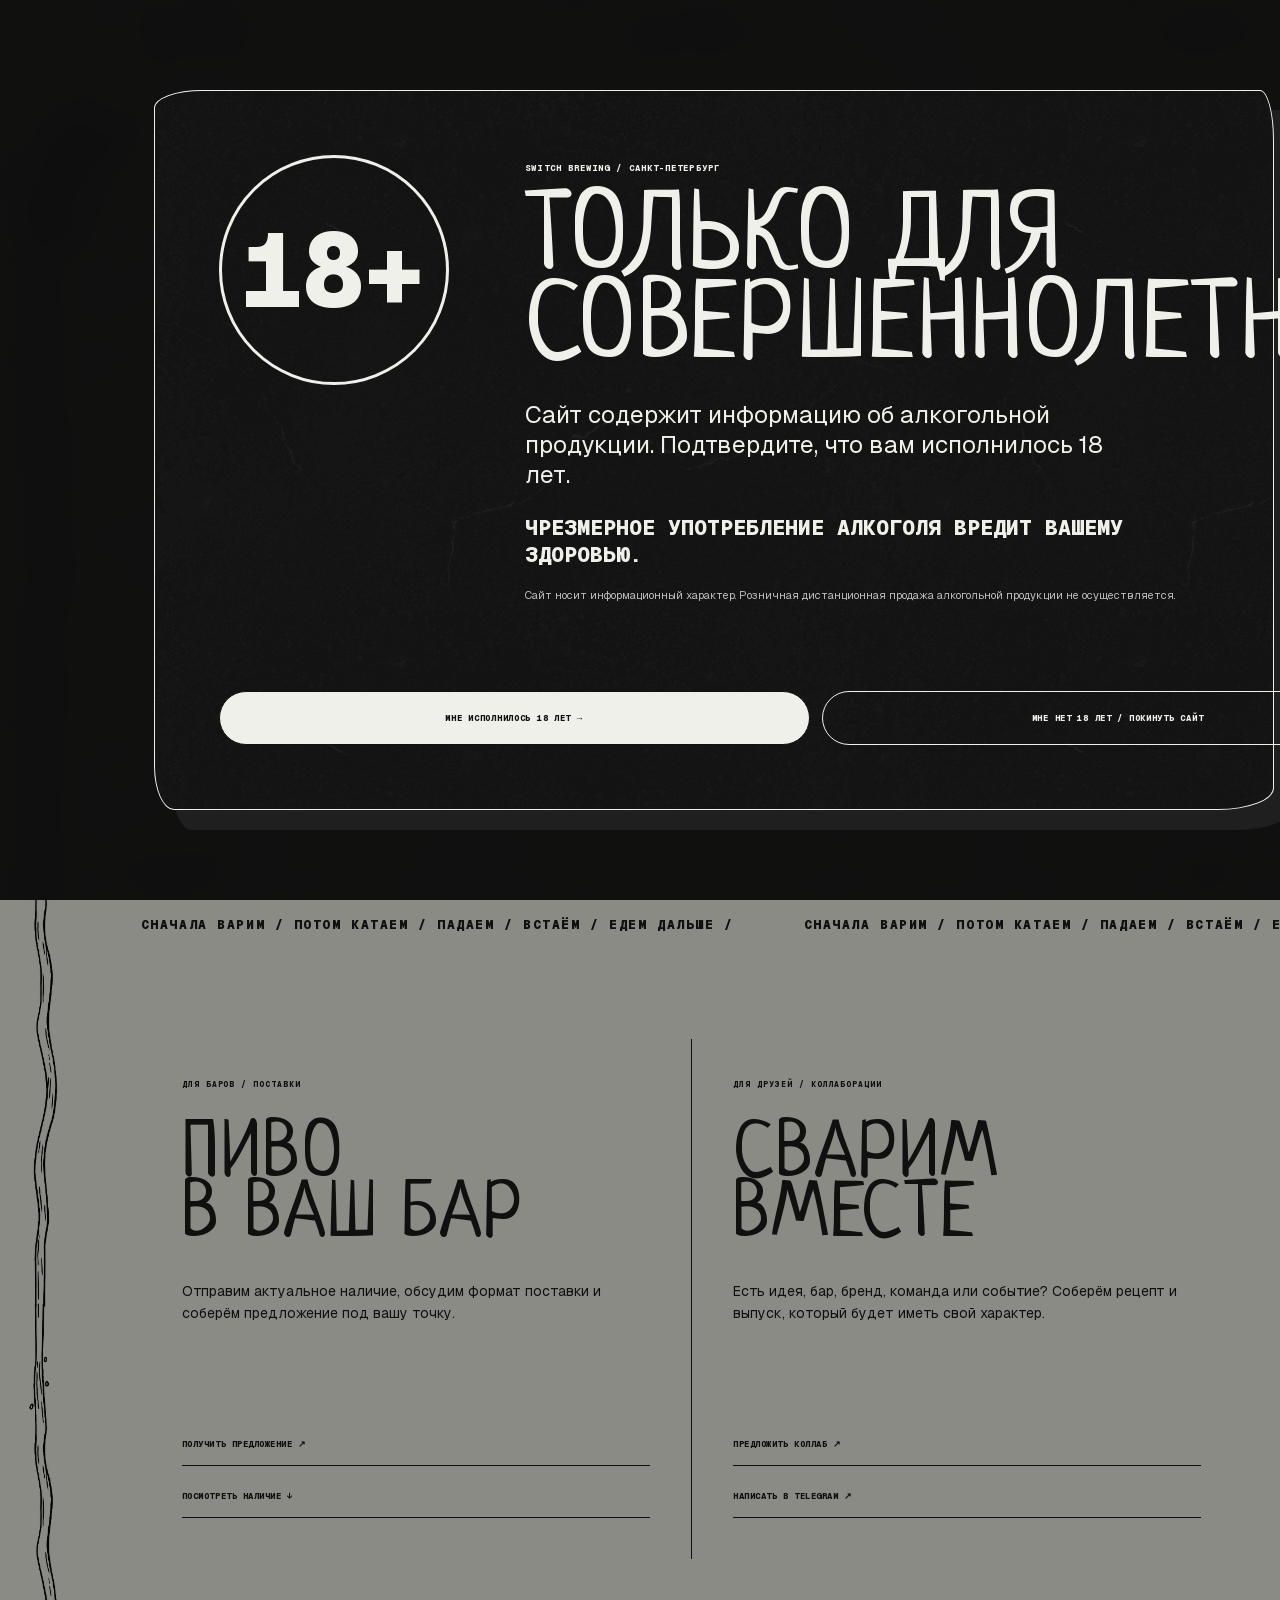
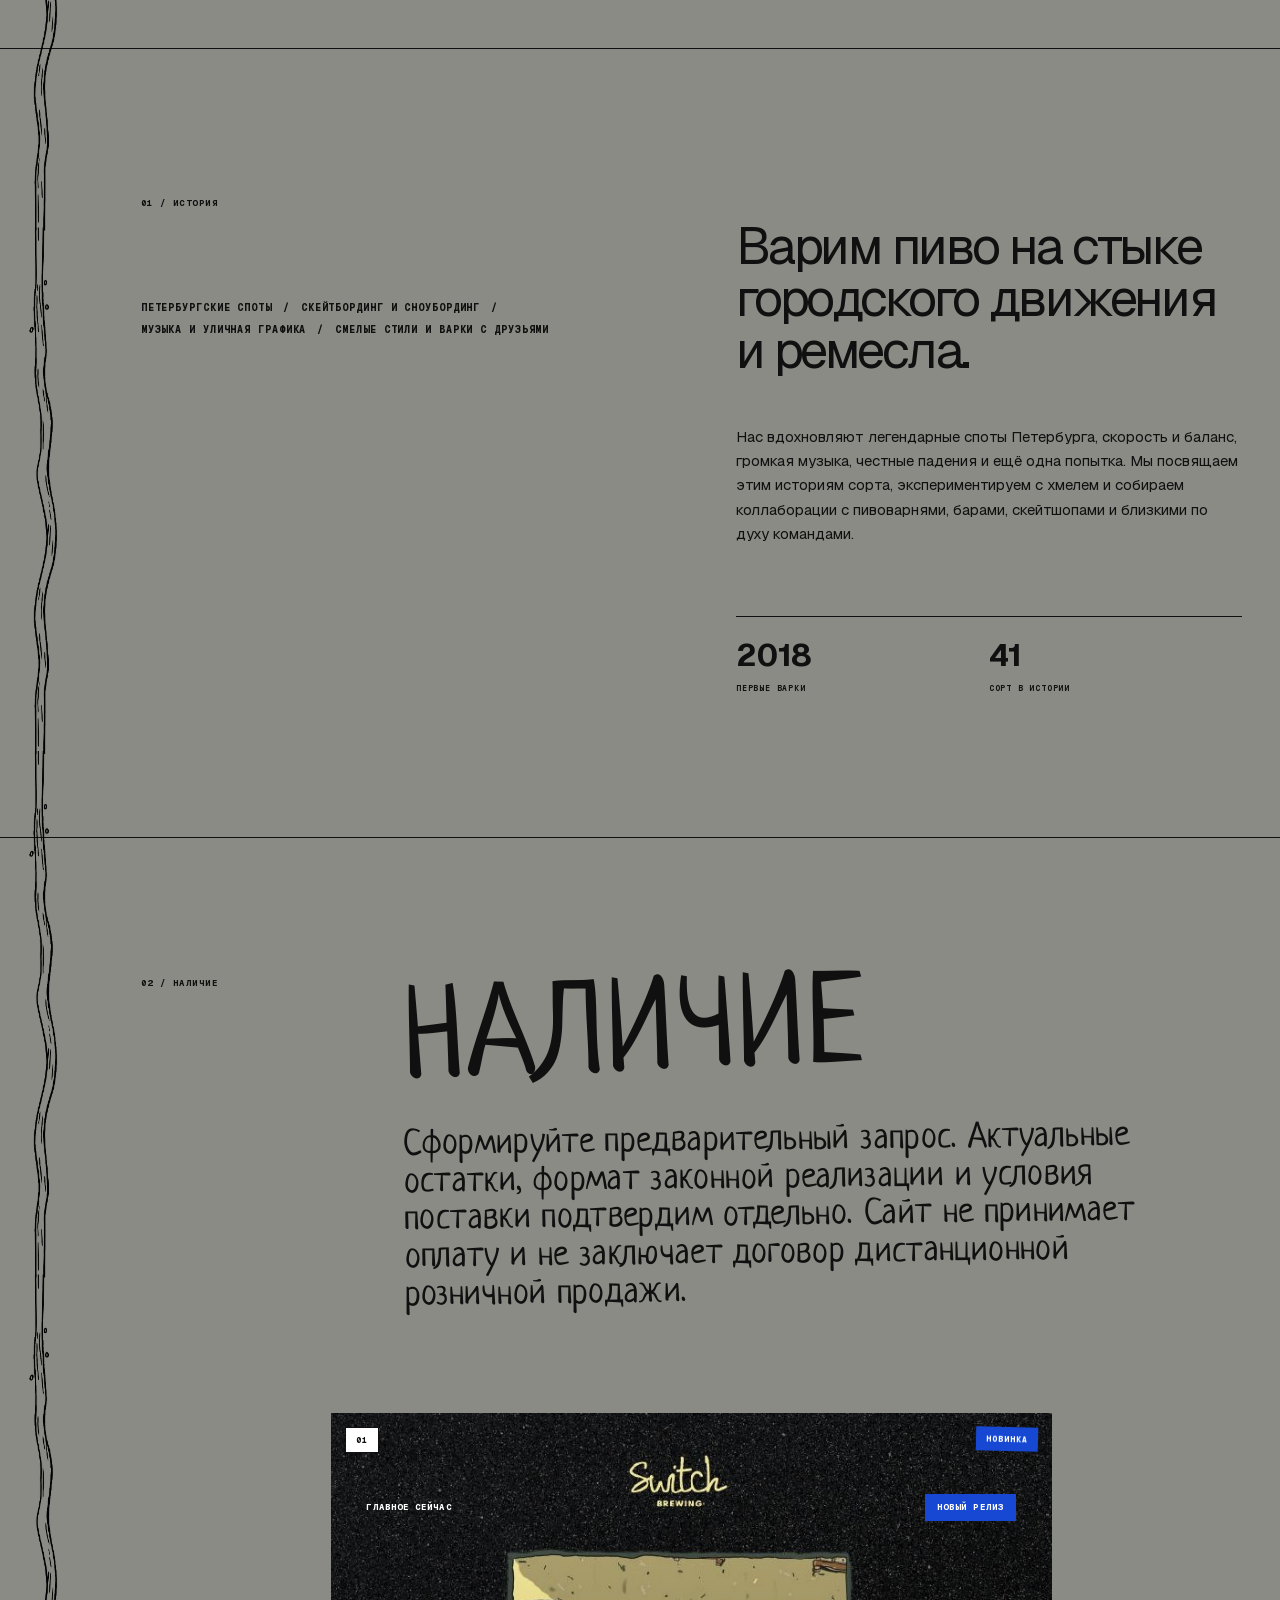
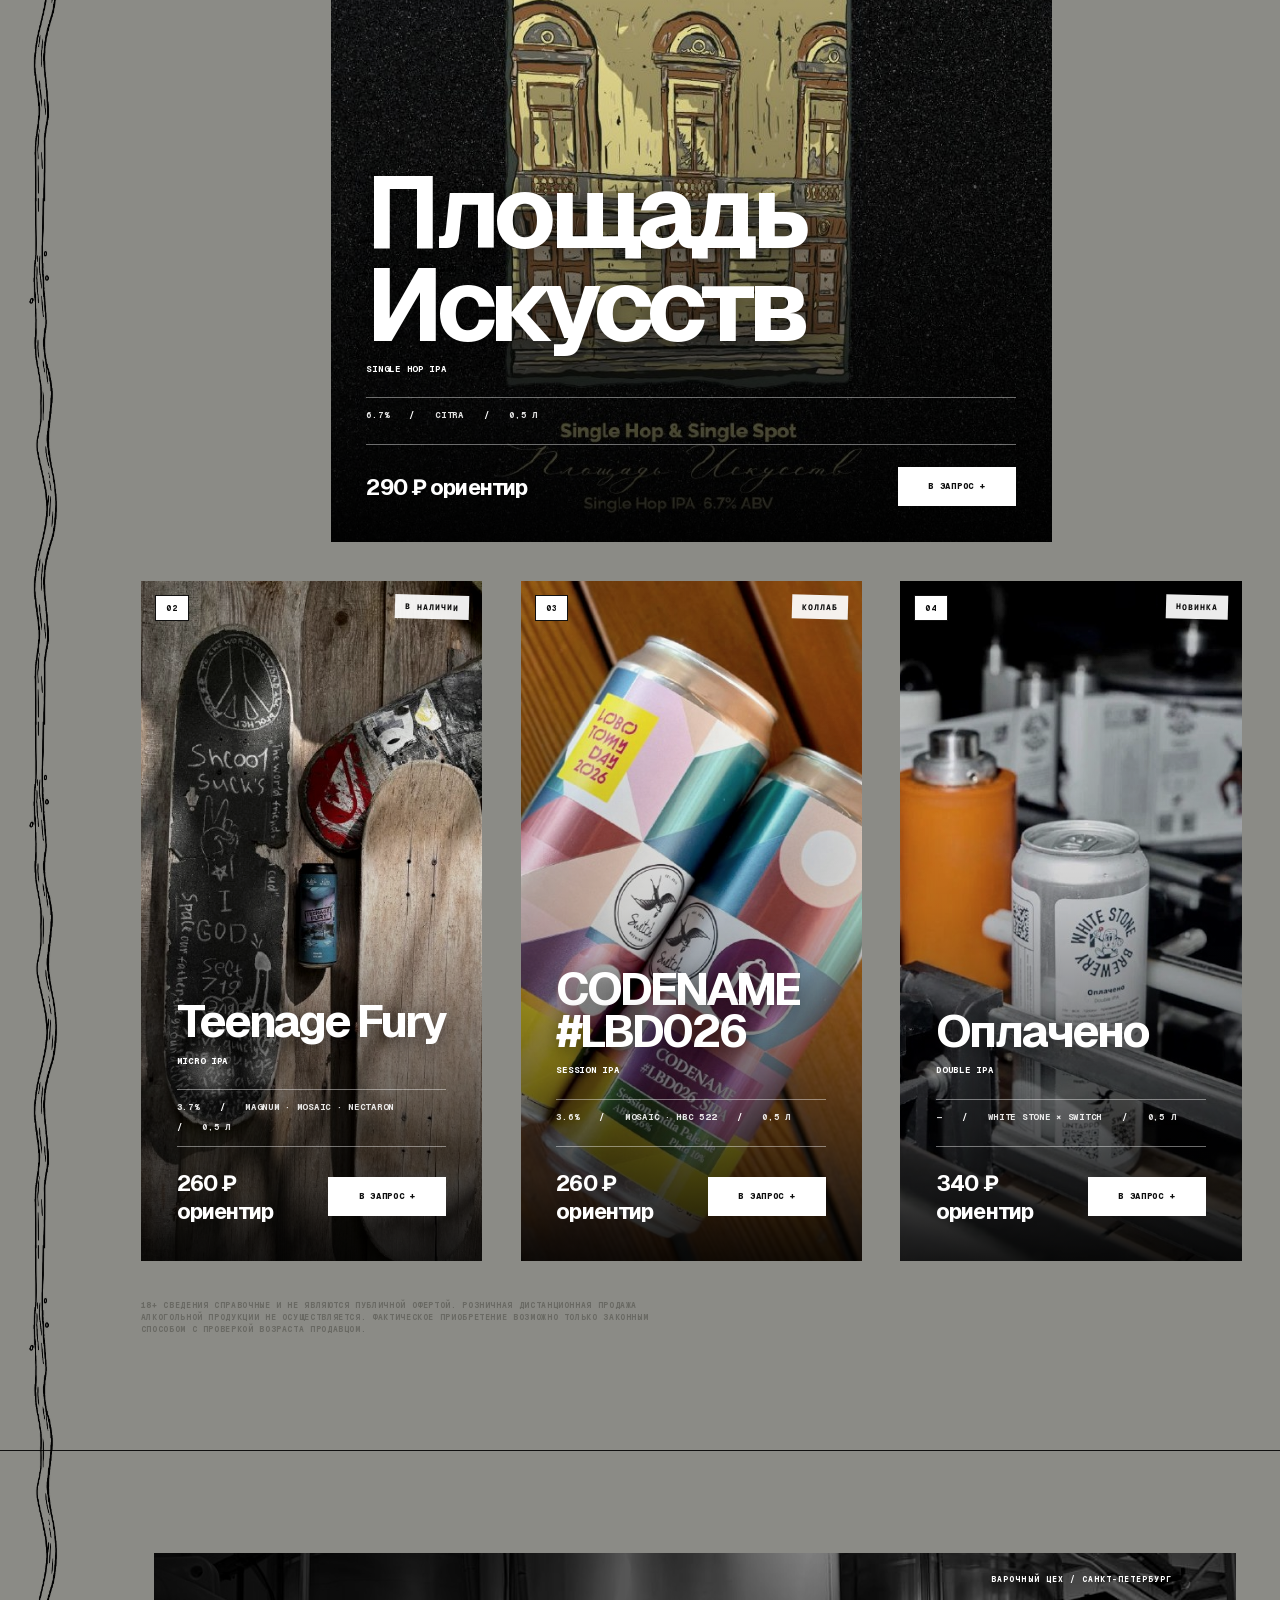
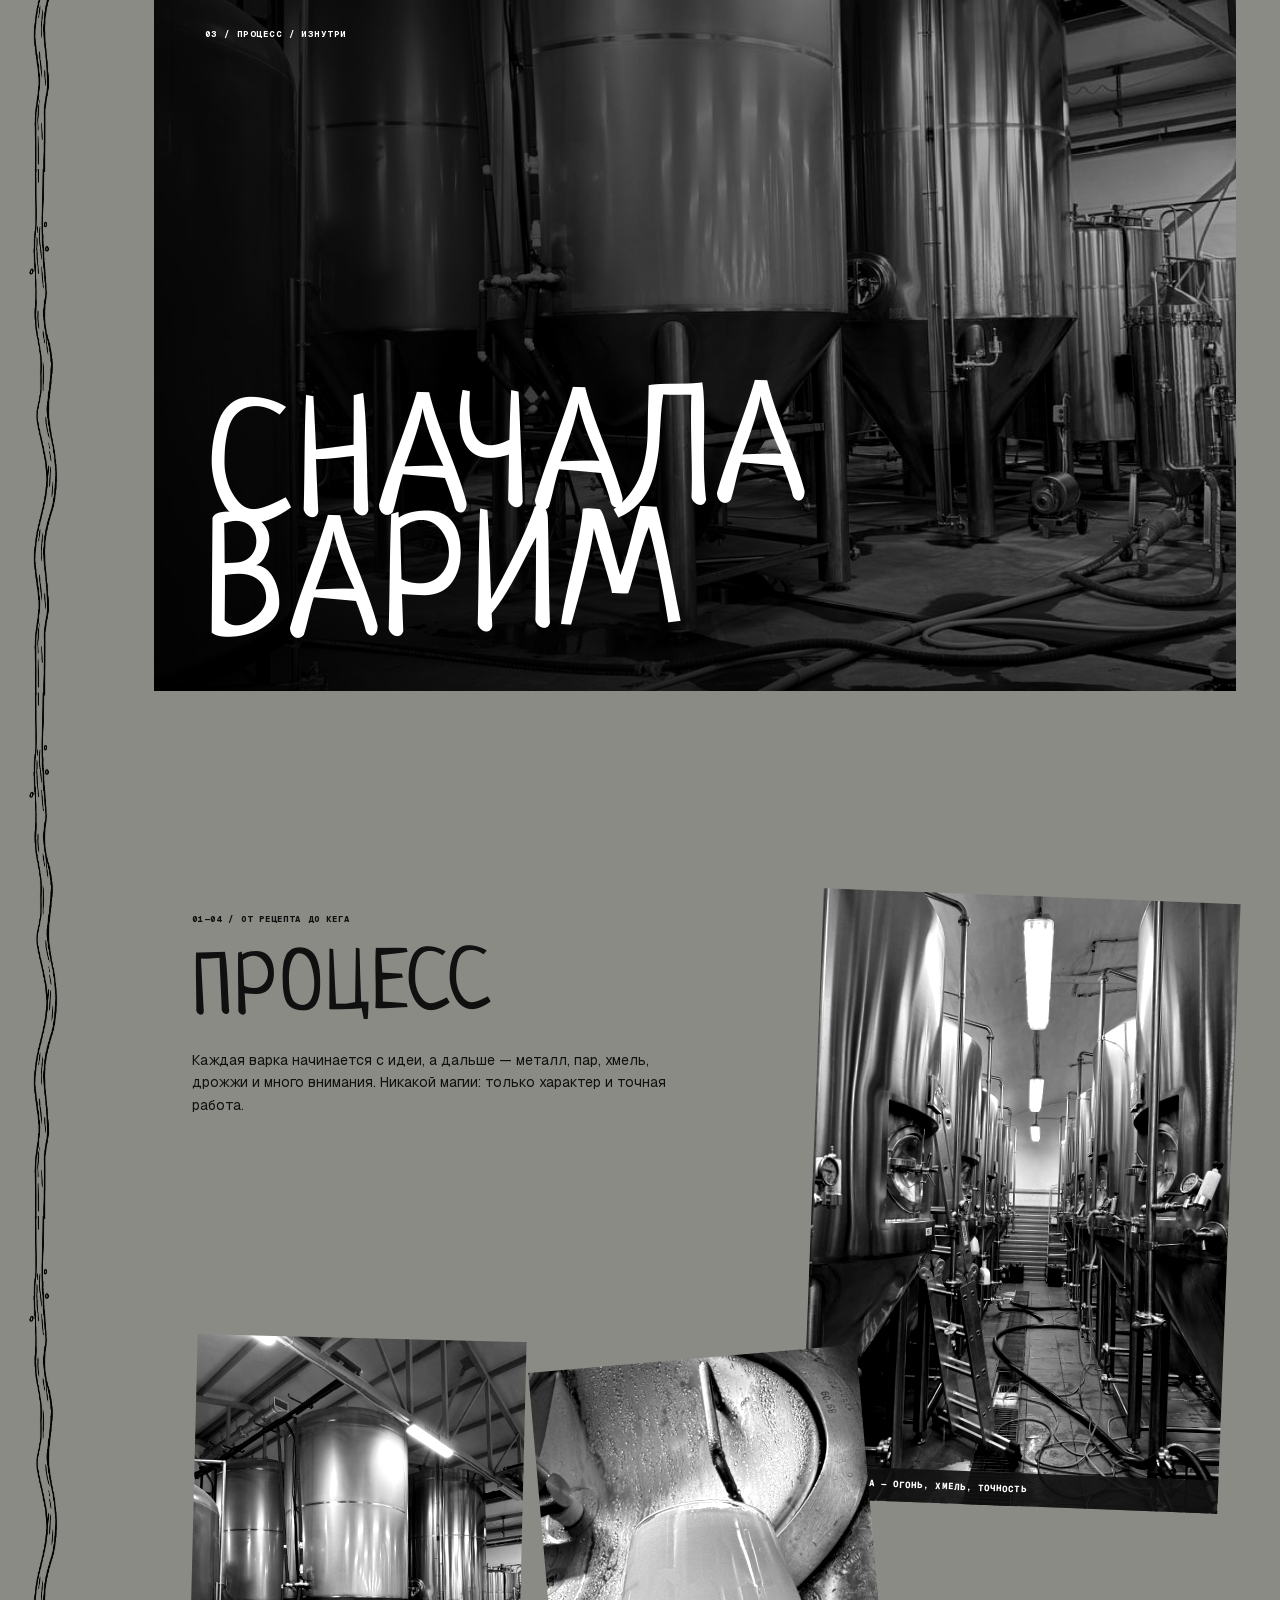
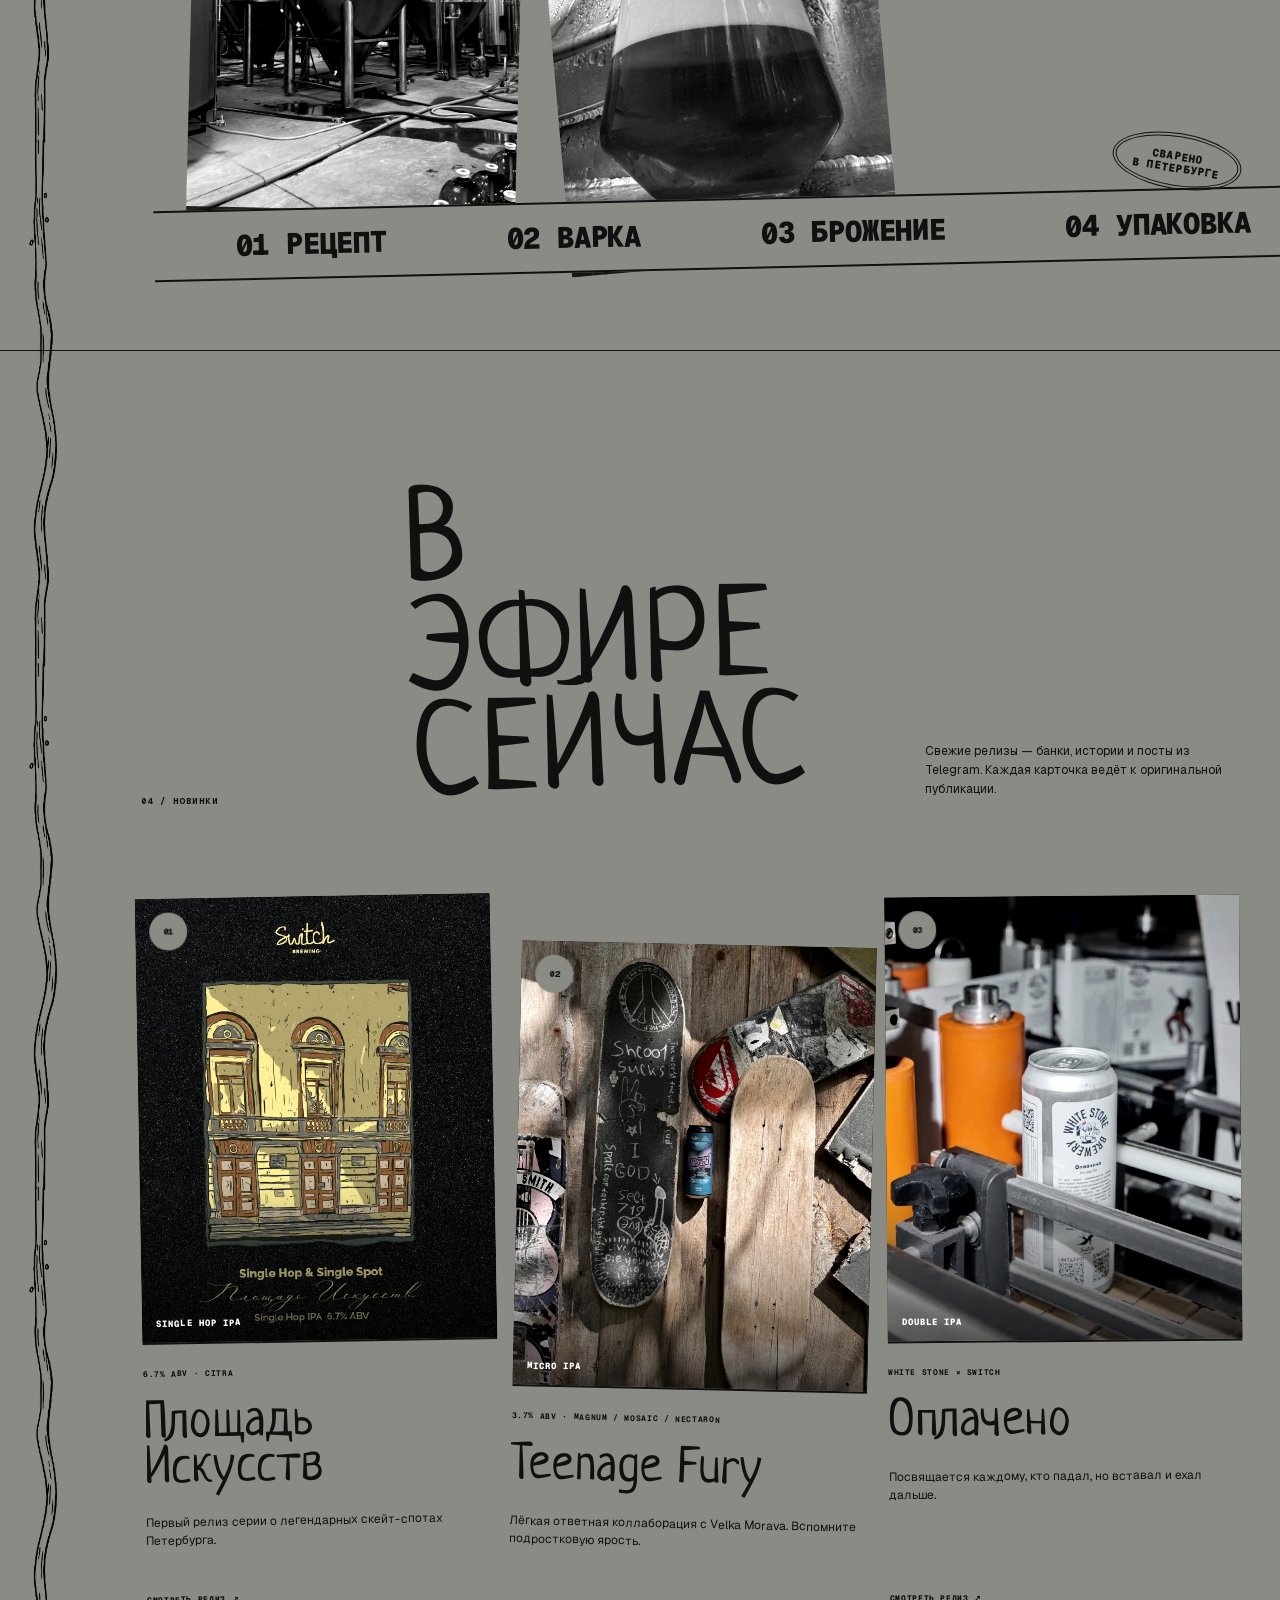
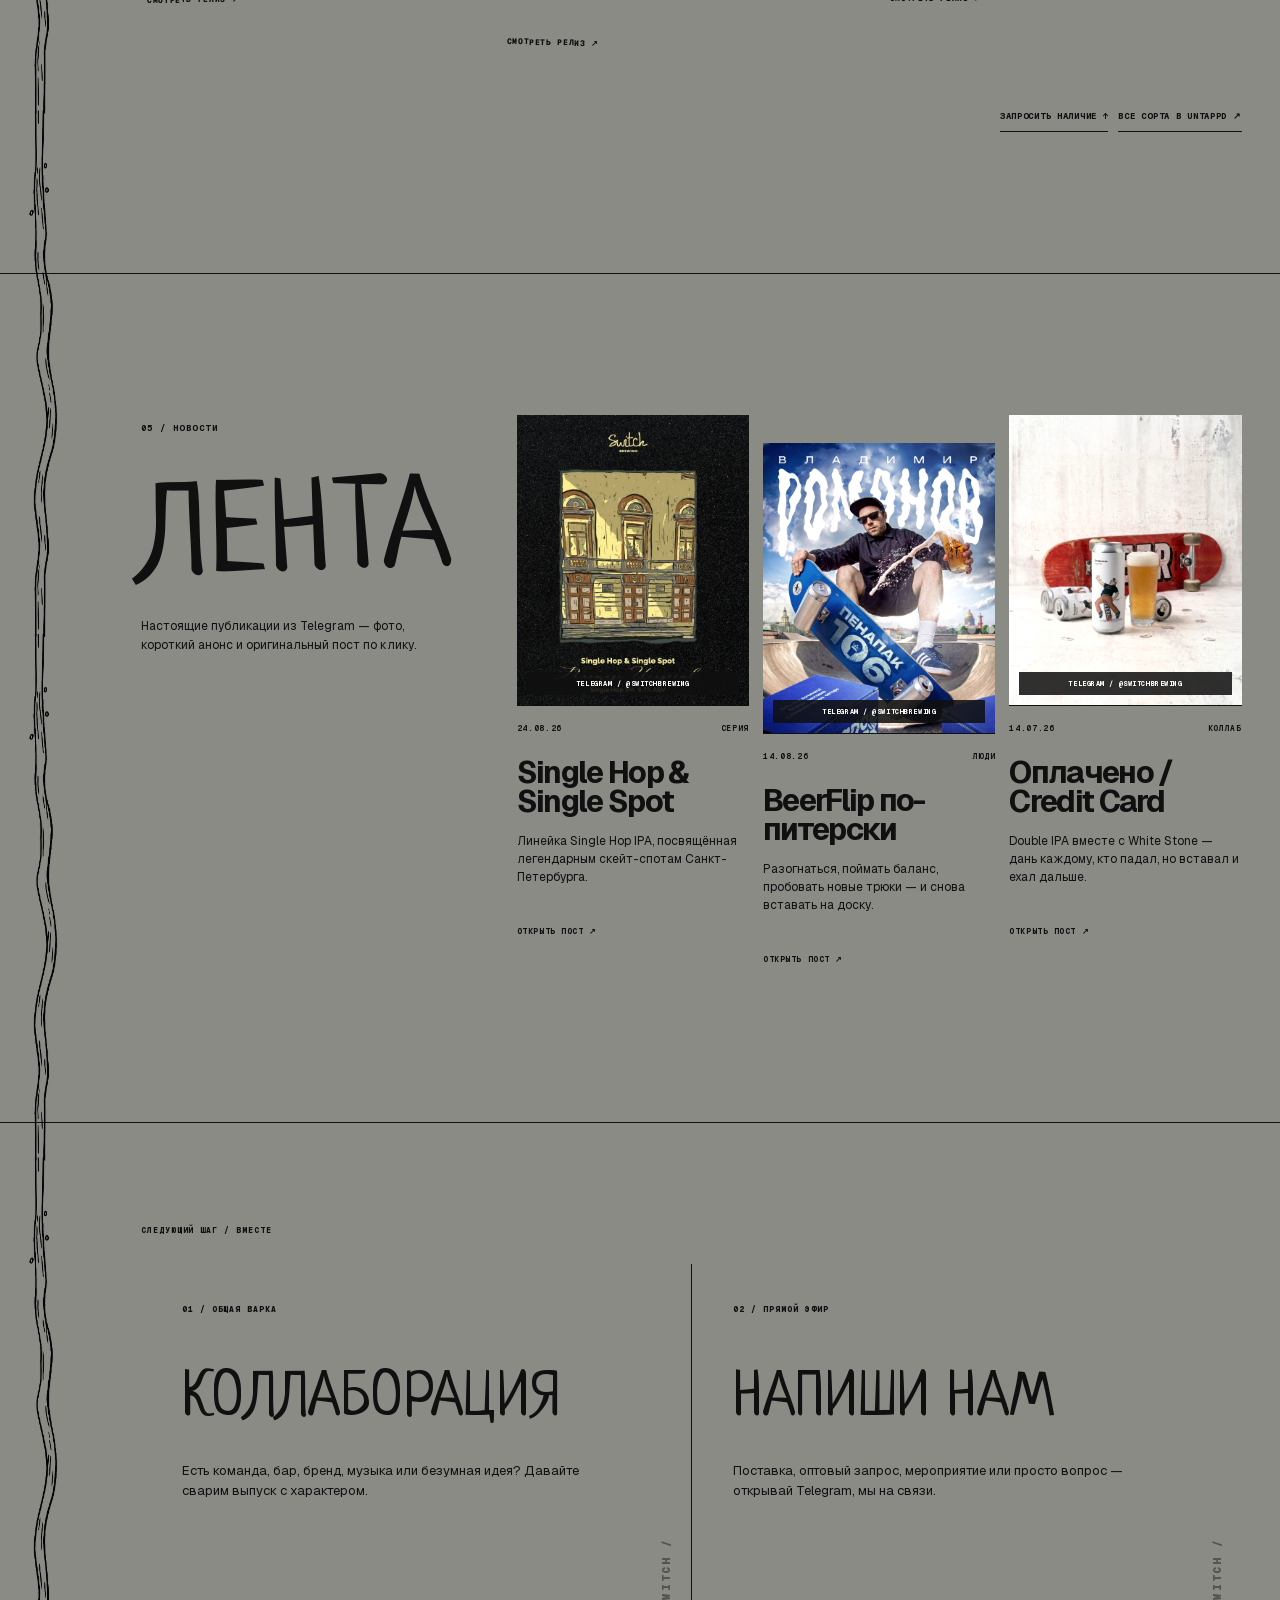
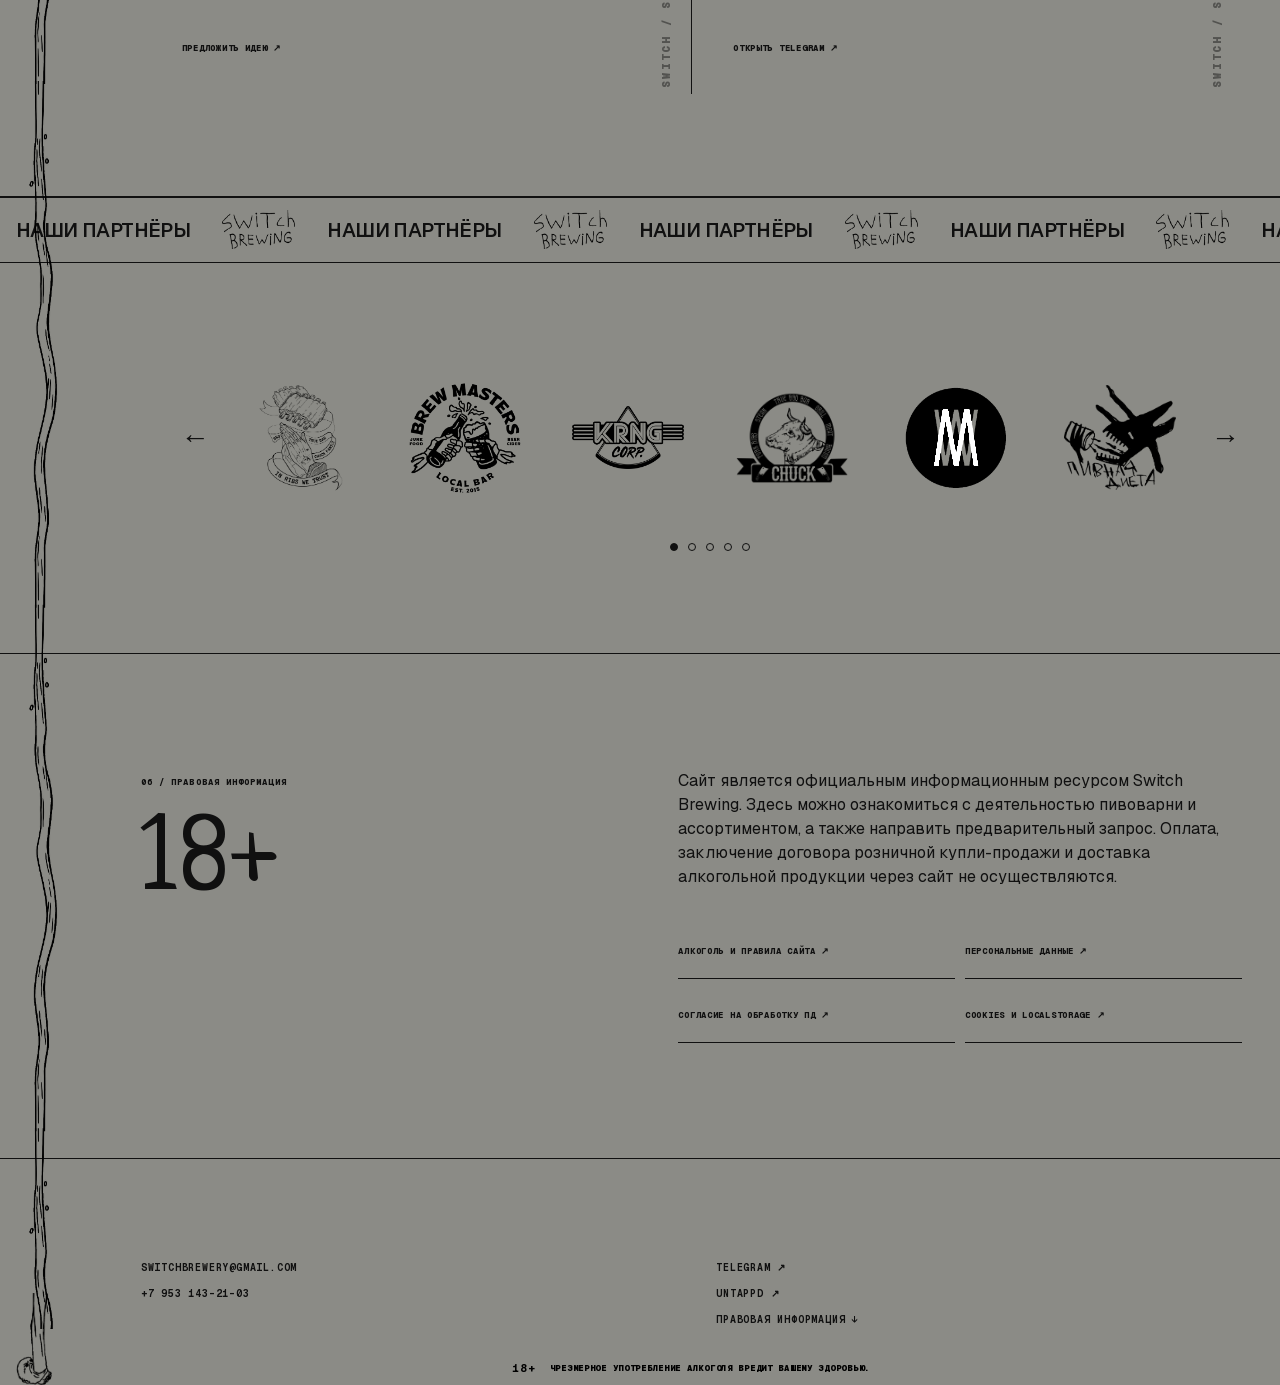
<file: index.html>
<!DOCTYPE html><html lang="ru"><head><meta charSet="utf-8"/><meta name="viewport" content="width=device-width, initial-scale=1"/><link rel="preload" href="/_next/static/media/3e9c3ddc1ca35a53-s.p.03li~n9.4kdjm.woff2" as="font" crossorigin="" type="font/woff2"/><link rel="preload" href="/_next/static/media/797e433ab948586e-s.p.08e28id.o-okb.woff2" as="font" crossorigin="" type="font/woff2"/><link rel="preload" href="/_next/static/media/caa3a2e1cccd8315-s.p.09~u27dqhyhd6.woff2" as="font" crossorigin="" type="font/woff2"/><link rel="preload" as="image" href="/pivko-ricar-black.png"/><link rel="preload" as="image" href="/peacock-angel-top-transparent.png"/><link rel="preload" as="image" href="/peacock-stream-seamless-transparent.png"/><link rel="preload" as="image" href="/peacock-head-bottom-transparent.png"/><link rel="preload" as="image" href="/partner-marquee-switch.png"/><link rel="preload" as="image" href="/switch-logo.webp"/><link rel="preload" as="image" href="/ploshchad-iskusstv.jpg"/><link rel="preload" as="image" href="/teenage-fury.jpg"/><link rel="preload" as="image" href="/codename-lbd.jpg"/><link rel="preload" as="image" href="/oplacheno.jpg"/><link rel="stylesheet" href="/_next/static/chunks/0z1oishl8-y58.css" data-precedence="next"/><link rel="preload" as="script" fetchPriority="low" href="/_next/static/chunks/17j.-vgt1s4k~.js"/><script src="/_next/static/chunks/12zh6p.crtg10.js" async=""></script><script src="/_next/static/chunks/0lmq5h3l.1c9l.js" async=""></script><script src="/_next/static/chunks/turbopack-13dyub5~cyhcn.js" async=""></script><script src="/_next/static/chunks/0eog50~01kpo8.js" async=""></script><script src="/_next/static/chunks/17f2ht9wo-phb.js" async=""></script><script src="/_next/static/chunks/0_y0tethet~m6.js" async=""></script><link rel="preload" as="image" href="/brewery-new/brew-07.jpg"/><link rel="preload" as="image" href="/brewery-new/brew-06.jpg"/><link rel="preload" as="image" href="/brewery-new/brew-05.jpg"/><link rel="preload" as="image" href="/news/single-hop-telegram.jpg"/><link rel="preload" as="image" href="/news/beerflip-telegram.jpg"/><link rel="preload" as="image" href="/news/oplacheno-telegram.jpg"/><link rel="preload" as="image" href="/partners-ptichka/holy_ribs_logo_color.png"/><link rel="preload" as="image" href="/partners-ptichka/site_logo___1.png"/><link rel="preload" as="image" href="/partners-ptichka/krng.png"/><link rel="preload" as="image" href="/partners-ptichka/logggo-02.png"/><link rel="preload" as="image" href="/partners-ptichka/wm-01.png"/><link rel="preload" as="image" href="/partners-ptichka/pd.png"/><link rel="preload" as="image" href="/partners-ptichka/povod.png"/><link rel="preload" as="image" href="/partners-ptichka/spontan-01.png"/><link rel="preload" as="image" href="/partners-ptichka/fg.png"/><link rel="preload" as="image" href="/partners-ptichka/cwowbar.png"/><link rel="preload" as="image" href="/partners-ptichka/raccoon.png"/><link rel="preload" as="image" href="/partners-ptichka/1516-01.png"/><link rel="preload" as="image" href="/partners-ptichka/mrpinky.svg"/><link rel="preload" as="image" href="/partners-ptichka/staygold_logo___1.png"/><link rel="preload" as="image" href="/partners-ptichka/site_logo-02.png"/><link rel="preload" as="image" href="/partners-ptichka/site_logo-03.png"/><link rel="preload" as="image" href="/partners-ptichka/site_logo-04.png"/><link rel="preload" as="image" href="/partners-ptichka/site_logo-05.png"/><link rel="preload" as="image" href="/partners-ptichka/site_logo-06.png"/><link rel="preload" as="image" href="/partners-ptichka/site_logo-07.png"/><link rel="preload" as="image" href="/partners-ptichka/site_logo-08.png"/><link rel="preload" as="image" href="/partners-ptichka/site_logo-09.png"/><link rel="preload" as="image" href="/partners-ptichka/site_logo-10.png"/><link rel="preload" as="image" href="/partners-ptichka/site_logo-11.png"/><link rel="preload" as="image" href="/partners-ptichka/site_logo-12.png"/><link rel="preload" as="image" href="/partners-ptichka/site_logo-14.png"/><link rel="preload" as="image" href="/partners-ptichka/site_logo-13.png"/><meta name="next-size-adjust" content=""/><title>Switch Brewing — контрактная пивоварня из Санкт-Петербурга</title><meta name="description" content="Хмелевые релизы, коллаборации и честный крафт. Switch Brewing, Санкт-Петербург."/><meta property="og:title" content="Switch Brewing — контрактная пивоварня из Санкт-Петербурга"/><meta property="og:description" content="Пиво, музыка и скейтерская свобода. Search brew, skating crew."/><meta property="og:image" content="https://starrytsv1.github.io/og.png"/><meta name="twitter:card" content="summary_large_image"/><meta name="twitter:title" content="Switch Brewing — контрактная пивоварня из Санкт-Петербурга"/><meta name="twitter:description" content="Пиво, музыка и скейтерская свобода. Search brew, skating crew."/><meta name="twitter:image" content="https://starrytsv1.github.io/og.png"/><script src="/_next/static/chunks/03~yq9q893hmn.js" noModule=""></script></head><body class="geist_a71539c9-module__T19VSG__variable geist_mono_8d43a2aa-module__8Li5zG__variable neucha_d2f5653a-module__GsLDAq__variable antialiased"><div hidden=""><!--$--><!--/$--></div><main><div class="global-ricar-watermark" aria-hidden="true"><img src="/pivko-ricar-black.png" alt=""/></div><div class="peacock-rail" aria-hidden="true"><img class="peacock-top" src="/peacock-angel-top-transparent.png" alt=""/><div class="peacock-stream"><img src="/peacock-stream-seamless-transparent.png" alt=""/><img src="/peacock-stream-seamless-transparent.png" alt=""/><img src="/peacock-stream-seamless-transparent.png" alt=""/><img src="/peacock-stream-seamless-transparent.png" alt=""/><img src="/peacock-stream-seamless-transparent.png" alt=""/><img src="/peacock-stream-seamless-transparent.png" alt=""/><img src="/peacock-stream-seamless-transparent.png" alt=""/><img src="/peacock-stream-seamless-transparent.png" alt=""/><img src="/peacock-stream-seamless-transparent.png" alt=""/><img src="/peacock-stream-seamless-transparent.png" alt=""/><img src="/peacock-stream-seamless-transparent.png" alt=""/><img src="/peacock-stream-seamless-transparent.png" alt=""/><img src="/peacock-stream-seamless-transparent.png" alt=""/><img src="/peacock-stream-seamless-transparent.png" alt=""/><img src="/peacock-stream-seamless-transparent.png" alt=""/><img src="/peacock-stream-seamless-transparent.png" alt=""/><img src="/peacock-stream-seamless-transparent.png" alt=""/><img src="/peacock-stream-seamless-transparent.png" alt=""/><img src="/peacock-stream-seamless-transparent.png" alt=""/><img src="/peacock-stream-seamless-transparent.png" alt=""/><img src="/peacock-stream-seamless-transparent.png" alt=""/><img src="/peacock-stream-seamless-transparent.png" alt=""/><img src="/peacock-stream-seamless-transparent.png" alt=""/><img src="/peacock-stream-seamless-transparent.png" alt=""/><img src="/peacock-stream-seamless-transparent.png" alt=""/><img src="/peacock-stream-seamless-transparent.png" alt=""/><img src="/peacock-stream-seamless-transparent.png" alt=""/><img src="/peacock-stream-seamless-transparent.png" alt=""/></div><img class="peacock-bottom" src="/peacock-head-bottom-transparent.png" alt=""/></div><header class="header"><a class="mini-logo" href="#top" aria-label="Switch Brewing — наверх"><img src="/partner-marquee-switch.png" alt="Switch Brewing"/></a><div>Санкт-Петербург</div><a href="https://t.me/switchbrewing" target="_blank" rel="noreferrer">Telegram ↗</a></header><section class="home" id="top"><div class="hero-logo"><img src="/switch-logo.webp" alt="Switch Brewing"/></div><p class="hero-statement">Switch Brewing — петербургская пивоварня о пиве, музыке и свободе движения. Поддерживаем скейтбординг, сноубординг и тех, кто падает, встаёт и едет дальше.</p><nav class="home-nav" aria-label="Разделы сайта"><a href="#history"><span>01</span>История</a><a href="#stock"><span>02</span>Наличие / запросить поставку</a><a href="#new"><span>04</span>Новинки</a></nav><div class="home-bottom"><span>Пиво · музыка · скейтбординг</span><span>Scroll ↓</span></div></section><div class="runline" aria-hidden="true"><div><span>СНАЧАЛА ВАРИМ / ПОТОМ КАТАЕМ / ПАДАЕМ / ВСТАЁМ / ЕДЕМ ДАЛЬШЕ /</span><span>СНАЧАЛА ВАРИМ / ПОТОМ КАТАЕМ / ПАДАЕМ / ВСТАЁМ / ЕДЕМ ДАЛЬШЕ /</span></div></div><section class="action-hub" aria-label="Форматы сотрудничества"><article class="action-card action-card--bar"><span>Для баров / Поставки</span><div><h2>ПИВО<br/>В ВАШ БАР</h2><p>Отправим актуальное наличие, обсудим формат поставки и соберём предложение под вашу точку.</p></div><div class="cta-actions"><a href="mailto:switchbrewery@gmail.com?subject=Поставка%20пива%20Switch%20Brewing">Получить предложение ↗</a><a href="#stock">Посмотреть наличие ↓</a></div></article><article class="action-card action-card--collab"><span>Для друзей / Коллаборации</span><div><h2>СВАРИМ<br/>ВМЕСТЕ</h2><p>Есть идея, бар, бренд, команда или событие? Соберём рецепт и выпуск, который будет иметь свой характер.</p></div><div class="cta-actions"><a href="mailto:switchbrewery@gmail.com?subject=Коллаборация%20со%20Switch%20Brewing">Предложить коллаб ↗</a><a href="https://t.me/switchbrewing" target="_blank" rel="noreferrer">Написать в Telegram ↗</a></div></article></section><section class="history" id="history"><div class="section-title"><span>01 / История</span><div class="history-pulse"><span>Петербургские споты</span><span>Скейтбординг и сноубординг</span><span>Музыка и уличная графика</span><span>Смелые стили и варки с друзьями</span></div></div><div class="history-copy"><p class="big">Варим пиво на стыке городского движения и ремесла.</p><p>Нас вдохновляют легендарные споты Петербурга, скорость и баланс, громкая музыка, честные падения и ещё одна попытка. Мы посвящаем этим историям сорта, экспериментируем с хмелем и собираем коллаборации с пивоварнями, барами, скейтшопами и близкими по духу командами.</p><div class="history-years"><div><strong>2018</strong><span>первые варки</span></div><div><strong>41</strong><span>сорт в истории</span></div></div></div></section><section class="stock" id="stock"><div class="section-title"><span>02 / Наличие</span><div class="stock-heading"><h2>НАЛИЧИЕ</h2><p>Сформируйте предварительный запрос. Актуальные остатки, формат законной реализации и условия поставки подтвердим отдельно. Сайт не принимает оплату и не заключает договор дистанционной розничной продажи.</p></div></div><div class="stock-list"><article class="beer-card beer-card--featured"><div class="beer-photo"><img src="/ploshchad-iskusstv.jpg" alt="Этикетка пива Площадь Искусств"/><span class="beer-index">0<!-- -->1</span><span class="beer-status">Новинка</span></div><div class="beer-card-body"><div class="beer-featured-kicker"><span>Главное сейчас</span><b>Новый релиз</b></div><div class="beer-name"><h3>Площадь Искусств</h3><span>Single Hop IPA</span></div><div class="beer-meta"><span>6.7%</span><span>Citra</span><span>0,5 л</span></div><div class="beer-buy"><strong>290<!-- --> ₽ ориентир</strong><button class="add">В запрос +</button></div></div></article><article class="beer-card"><div class="beer-photo"><img src="/teenage-fury.jpg" alt="Банка Teenage Fury среди скейтбордов"/><span class="beer-index">0<!-- -->2</span><span class="beer-status">В наличии</span></div><div class="beer-card-body"><div class="beer-name"><h3>Teenage Fury</h3><span>Micro IPA</span></div><div class="beer-meta"><span>3.7%</span><span>Magnum · Mosaic · Nectaron</span><span>0,5 л</span></div><div class="beer-buy"><strong>260<!-- --> ₽ ориентир</strong><button class="add">В запрос +</button></div></div></article><article class="beer-card"><div class="beer-photo"><img src="/codename-lbd.jpg" alt="Банки CODENAME LBD026"/><span class="beer-index">0<!-- -->3</span><span class="beer-status">Коллаб</span></div><div class="beer-card-body"><div class="beer-name"><h3>CODENAME #LBD026</h3><span>Session IPA</span></div><div class="beer-meta"><span>3.6%</span><span>Mosaic · HBC 522</span><span>0,5 л</span></div><div class="beer-buy"><strong>260<!-- --> ₽ ориентир</strong><button class="add">В запрос +</button></div></div></article><article class="beer-card"><div class="beer-photo"><img src="/oplacheno.jpg" alt="Банка Double IPA Оплачено на линии розлива"/><span class="beer-index">0<!-- -->4</span><span class="beer-status">Новинка</span></div><div class="beer-card-body"><div class="beer-name"><h3>Оплачено</h3><span>Double IPA</span></div><div class="beer-meta"><span>—</span><span>White Stone × Switch</span><span>0,5 л</span></div><div class="beer-buy"><strong>340<!-- --> ₽ ориентир</strong><button class="add">В запрос +</button></div></div></article></div><div class="stock-note"><b>18+</b> Сведения справочные и не являются публичной офертой. Розничная дистанционная продажа алкогольной продукции не осуществляется. Фактическое приобретение возможно только законным способом с проверкой возраста продавцом.</div></section><section class="brewery" id="process"><div class="brewery-frame"><div class="brewery-visual"><img src="/brewery-new/brew-07.jpg" alt="Большие танки и трубы пивоваренного производства"/><div class="brewery-overlay"><span>03 / Процесс / Изнутри</span><h2>СНАЧАЛА<br/>ВАРИМ</h2></div></div></div><div class="brewery-zine"><div class="process-copy"><span>01—04 / от рецепта до кега</span><h3>ПРОЦЕСС</h3><p>Каждая варка начинается с идеи, а дальше — металл, пар, хмель, дрожжи и много внимания. Никакой магии: только характер и точная работа.</p></div><figure class="brew-shot brew-shot--tanks"><img src="/brewery-new/brew-06.jpg" alt="Ряд варочных танков Switch Brewing"/><figcaption>02 / Варка — огонь, хмель, точность</figcaption></figure><figure class="brew-shot brew-shot--sample"><img src="/brewery-new/brew-05.jpg" alt="Свежий образец пива у танка"/><figcaption>03 / Брожение — даём пиву время</figcaption></figure><figure class="brew-shot brew-shot--floor"><img src="/brewery-new/brew-07.jpg" alt="Цех с баками и трубами"/><figcaption>Цех / баки / трубы / рабочий беспорядок</figcaption></figure><div class="process-tape" aria-hidden="true"><span>01 РЕЦЕПТ</span><span>02 ВАРКА</span><span>03 БРОЖЕНИЕ</span><span>04 УПАКОВКА</span></div><div class="process-stamp">СВАРЕНО<br/>В ПЕТЕРБУРГЕ</div></div></section><section class="on-air" id="new"><div class="section-title"><span>04 / Новинки</span><h2>В ЭФИРЕ<br/>СЕЙЧАС</h2><p>Свежие релизы — банки, истории и посты из Telegram. Каждая карточка ведёт к оригинальной публикации.</p></div><div class="release-stage"><a class="release-card" href="https://t.me/switchbrewing/231" target="_blank" rel="noreferrer"><div class="release-photo"><img src="/ploshchad-iskusstv.jpg" alt="Пиво Площадь Искусств"/><span>01</span><b>Single Hop IPA</b></div><div class="release-card-copy"><span>6.7% ABV · Citra</span><h3>Площадь Искусств</h3><p>Первый релиз серии о легендарных скейт-спотах Петербурга.</p><strong>Смотреть релиз ↗</strong></div></a><a class="release-card" href="https://t.me/switchbrewing/215" target="_blank" rel="noreferrer"><div class="release-photo"><img src="/teenage-fury.jpg" alt="Пиво Teenage Fury среди скейтбордов"/><span>02</span><b>Micro IPA</b></div><div class="release-card-copy"><span>3.7% ABV · Magnum / Mosaic / Nectaron</span><h3>Teenage Fury</h3><p>Лёгкая ответная коллаборация с Velka Morava. Вспомните подростковую ярость.</p><strong>Смотреть релиз ↗</strong></div></a><a class="release-card" href="https://t.me/switchbrewing/229" target="_blank" rel="noreferrer"><div class="release-photo"><img src="/oplacheno.jpg" alt="Пиво Оплачено от Switch Brewing и White Stone"/><span>03</span><b>Double IPA</b></div><div class="release-card-copy"><span>White Stone × Switch</span><h3>Оплачено</h3><p>Посвящается каждому, кто падал, но вставал и ехал дальше.</p><strong>Смотреть релиз ↗</strong></div></a></div><div class="release-actions"><a href="#stock">Запросить наличие ↑</a><a href="https://untappd.com/SwitchBrewing/beer" target="_blank" rel="noreferrer">Все сорта в Untappd ↗</a></div></section><section class="feed"><div class="section-title"><span>05 / Новости</span><h2>ЛЕНТА</h2><p>Настоящие публикации из Telegram — фото, короткий анонс и оригинальный пост по клику.</p></div><div class="feed-list"><a class="feed-card" href="https://t.me/switchbrewing/231" target="_blank" rel="noreferrer"><div class="feed-photo"><img src="/news/single-hop-telegram.jpg" alt="Пост Switch Brewing о пиве Площадь Искусств"/><span>Telegram / @switchbrewing</span></div><div class="feed-card-body"><div class="feed-meta"><span>24.08.26</span><span>Серия</span></div><h3>Single Hop &amp; Single Spot</h3><p>Линейка Single Hop IPA, посвящённая легендарным скейт-спотам Санкт-Петербурга.</p><b>Открыть пост ↗</b></div></a><a class="feed-card" href="https://t.me/switchbrewing/230" target="_blank" rel="noreferrer"><div class="feed-photo"><img src="/news/beerflip-telegram.jpg" alt="Владимир Романов со скейтбордом и пивом Switch Brewing"/><span>Telegram / @switchbrewing</span></div><div class="feed-card-body"><div class="feed-meta"><span>14.08.26</span><span>Люди</span></div><h3>BeerFlip по-питерски</h3><p>Разогнаться, поймать баланс, пробовать новые трюки — и снова вставать на доску.</p><b>Открыть пост ↗</b></div></a><a class="feed-card" href="https://t.me/switchbrewing/221" target="_blank" rel="noreferrer"><div class="feed-photo"><img src="/news/oplacheno-telegram.jpg" alt="Пиво Оплачено рядом со скейтбордом"/><span>Telegram / @switchbrewing</span></div><div class="feed-card-body"><div class="feed-meta"><span>14.07.26</span><span>Коллаб</span></div><h3>Оплачено / Credit Card</h3><p>Double IPA вместе с White Stone — дань каждому, кто падал, но вставал и ехал дальше.</p><b>Открыть пост ↗</b></div></a></div></section><section class="contact-windows" aria-label="Связаться со Switch Brewing"><span>Следующий шаг / Вместе</span><div class="contact-grid"><a class="contact-window contact-window--collab" href="mailto:switchbrewery@gmail.com?subject=Коллаборация%20со%20Switch%20Brewing"><i>01 / Общая варка</i><h2>КОЛЛАБОРАЦИЯ</h2><p>Есть команда, бар, бренд, музыка или безумная идея? Давайте сварим выпуск с характером.</p><b>Предложить идею ↗</b></a><a class="contact-window contact-window--talk" href="https://t.me/switchbrewing" target="_blank" rel="noreferrer"><i>02 / Прямой эфир</i><h2>НАПИШИ НАМ</h2><p>Поставка, оптовый запрос, мероприятие или просто вопрос — открывай Telegram, мы на связи.</p><b>Открыть Telegram ↗</b></a></div></section><section class="partners" id="partners"><div class="partner-marquee" aria-hidden="true"><div><span>Наши партнёры<img src="/partner-marquee-switch.png" alt=""/></span><span>Наши партнёры<img src="/partner-marquee-switch.png" alt=""/></span><span>Наши партнёры<img src="/partner-marquee-switch.png" alt=""/></span><span>Наши партнёры<img src="/partner-marquee-switch.png" alt=""/></span><span>Наши партнёры<img src="/partner-marquee-switch.png" alt=""/></span><span>Наши партнёры<img src="/partner-marquee-switch.png" alt=""/></span><span>Наши партнёры<img src="/partner-marquee-switch.png" alt=""/></span><span>Наши партнёры<img src="/partner-marquee-switch.png" alt=""/></span><span>Наши партнёры<img src="/partner-marquee-switch.png" alt=""/></span></div></div><div class="partner-carousel" aria-label="Наши партнёры"><button class="partner-arrow partner-prev" type="button" aria-label="Предыдущие партнёры">←</button><div class="partner-viewport"><div class="partner-track" style="transform:translateX(-0%)"><div class="partner-slide"><a class="partner-logo" href="https://chuck-family.ru/holy-ribs" target="_blank" rel="noreferrer" aria-label="Holy Ribs"><img src="/partners-ptichka/holy_ribs_logo_color.png" alt="Holy Ribs"/></a><a class="partner-logo" href="https://vk.com/brewmstrs" target="_blank" rel="noreferrer" aria-label="Brewmasters"><img src="/partners-ptichka/site_logo___1.png" alt="Brewmasters"/></a><a class="partner-logo" href="https://chuck-family.ru/krang-pizza" target="_blank" rel="noreferrer" aria-label="Krang Pizza"><img src="/partners-ptichka/krng.png" alt="Krang Pizza"/></a><a class="partner-logo" href="https://chuck-family.ru/misteria-chuck" target="_blank" rel="noreferrer" aria-label="Мистерия Chuck"><img src="/partners-ptichka/logggo-02.png" alt="Мистерия Chuck"/></a><a class="partner-logo" href="https://wmrecordstore.ru/" target="_blank" rel="noreferrer" aria-label="Washing Machine"><img src="/partners-ptichka/wm-01.png" alt="Washing Machine"/></a><a class="partner-logo" href="https://vk.com/beerdietspb" target="_blank" rel="noreferrer" aria-label="Пивная диета"><img src="/partners-ptichka/pd.png" alt="Пивная диета"/></a></div><div class="partner-slide"><div class="partner-logo"><img src="/partners-ptichka/povod.png" alt="Повод"/></div><div class="partner-logo"><img src="/partners-ptichka/spontan-01.png" alt="Спонтан"/></div><a class="partner-logo" href="https://fillingood.ru/" target="_blank" rel="noreferrer" aria-label="FillinGood"><img src="/partners-ptichka/fg.png" alt="FillinGood"/></a><a class="partner-logo" href="https://vk.com/crowbarspb" target="_blank" rel="noreferrer" aria-label="Crowbar"><img src="/partners-ptichka/cwowbar.png" alt="Crowbar"/></a><a class="partner-logo" href="https://www.raccoonbrewing.co/" target="_blank" rel="noreferrer" aria-label="Raccoon Brewing"><img src="/partners-ptichka/raccoon.png" alt="Raccoon Brewing"/></a><a class="partner-logo" href="https://vk.com/beerboutique1516" target="_blank" rel="noreferrer" aria-label="15/16"><img src="/partners-ptichka/1516-01.png" alt="15/16"/></a></div><div class="partner-slide"><a class="partner-logo" href="https://mrpinky.ru/" target="_blank" rel="noreferrer" aria-label="Mr Pinky"><img src="/partners-ptichka/mrpinky.svg" alt="Mr Pinky"/></a><a class="partner-logo" href="https://staygold.one/" target="_blank" rel="noreferrer" aria-label="Stay Gold"><img src="/partners-ptichka/staygold_logo___1.png" alt="Stay Gold"/></a><a class="partner-logo" href="https://underdog-moscow.ru/" target="_blank" rel="noreferrer" aria-label="Underdog"><img src="/partners-ptichka/site_logo-02.png" alt="Underdog"/></a><a class="partner-logo" href="https://escapist.moscow/" target="_blank" rel="noreferrer" aria-label="Escapist"><img src="/partners-ptichka/site_logo-03.png" alt="Escapist"/></a><a class="partner-logo" href="https://wbtraditions.ru/" target="_blank" rel="noreferrer" aria-label="W&amp;B Traditions"><img src="/partners-ptichka/site_logo-04.png" alt="W&amp;B Traditions"/></a><a class="partner-logo" href="https://vk.com/sosnaandlipa" target="_blank" rel="noreferrer" aria-label="Сосна и Липа"><img src="/partners-ptichka/site_logo-05.png" alt="Сосна и Липа"/></a></div><div class="partner-slide"><div class="partner-logo"><img src="/partners-ptichka/site_logo-06.png" alt="Столовая"/></div><div class="partner-logo"><img src="/partners-ptichka/site_logo-07.png" alt="Craft Republic"/></div><a class="partner-logo" href="https://mastsclub.ru/" target="_blank" rel="noreferrer" aria-label="Masts"><img src="/partners-ptichka/site_logo-08.png" alt="Masts"/></a><a class="partner-logo" href="https://coffee-racer.ru/" target="_blank" rel="noreferrer" aria-label="Coffee Racer"><img src="/partners-ptichka/site_logo-09.png" alt="Coffee Racer"/></a><a class="partner-logo" href="https://bomu.jp/" target="_blank" rel="noreferrer" aria-label="BOMU"><img src="/partners-ptichka/site_logo-10.png" alt="BOMU"/></a><div class="partner-logo"><img src="/partners-ptichka/site_logo-11.png" alt="Kiks"/></div></div><div class="partner-slide"><a class="partner-logo" href="https://t.me/losers_k21" target="_blank" rel="noreferrer" aria-label="Бильярдная «Лузеры»"><img src="/partners-ptichka/site_logo-12.png" alt="Бильярдная «Лузеры»"/></a><div class="partner-logo"><img src="/partners-ptichka/site_logo-14.png" alt="Putch"/></div><a class="partner-logo" href="https://vk.com/tottiworksucks" target="_blank" rel="noreferrer" aria-label="Totti Works Sucks"><img src="/partners-ptichka/site_logo-13.png" alt="Totti Works Sucks"/></a></div></div></div><button class="partner-arrow partner-next" type="button" aria-label="Следующие партнёры">→</button></div><div class="partner-dots" aria-label="Страницы партнёров"><button type="button" class="active" aria-label="Перейти к группе 1" aria-current="true"></button><button type="button" class="" aria-label="Перейти к группе 2"></button><button type="button" class="" aria-label="Перейти к группе 3"></button><button type="button" class="" aria-label="Перейти к группе 4"></button><button type="button" class="" aria-label="Перейти к группе 5"></button></div></section><div class="age-gate" role="dialog" aria-modal="true" aria-labelledby="age-gate-title"><div class="age-gate-card"><div class="age-gate-mark">18+</div><div class="age-gate-copy"><span>Switch Brewing / Санкт-Петербург</span><h1 id="age-gate-title">ТОЛЬКО ДЛЯ<br/>СОВЕРШЕННОЛЕТНИХ</h1><p>Сайт содержит информацию об алкогольной продукции. Подтвердите, что вам исполнилось 18 лет.</p><strong>Чрезмерное употребление алкоголя вредит вашему здоровью.</strong><small>Сайт носит информационный характер. Розничная дистанционная продажа алкогольной продукции не осуществляется.</small></div><div class="age-gate-actions"><button type="button">Мне исполнилось 18 лет →</button><button type="button">Мне нет 18 лет / покинуть сайт</button></div></div></div><section class="legal-summary" id="legal" aria-labelledby="legal-title"><div><span>06 / Правовая информация</span><h2 id="legal-title">18+</h2></div><div class="legal-summary-copy"><p>Сайт является официальным информационным ресурсом Switch Brewing. Здесь можно ознакомиться с деятельностью пивоварни и ассортиментом, а также направить предварительный запрос. Оплата, заключение договора розничной купли-продажи и доставка алкогольной продукции через сайт не осуществляются.</p><div class="legal-links"><button type="button">Алкоголь и правила сайта ↗</button><button type="button">Персональные данные ↗</button><button type="button">Согласие на обработку ПД ↗</button><button type="button">Cookies и localStorage ↗</button></div></div></section><footer><div><a href="mailto:switchbrewery@gmail.com">switchbrewery@gmail.com</a><a href="tel:+79531432103">+7 953 143-21-03</a></div><div><a href="https://t.me/switchbrewing" target="_blank" rel="noreferrer">Telegram ↗</a><a href="https://untappd.com/SwitchBrewing/beer" target="_blank" rel="noreferrer">Untappd ↗</a><a href="#legal">Правовая информация ↓</a></div></footer><div class="responsible-bar" role="note"><b>18+</b><span>Чрезмерное употребление алкоголя вредит вашему здоровью.</span></div></main><!--$--><!--/$--><script src="/_next/static/chunks/17j.-vgt1s4k~.js" id="_R_" async=""></script><script>(self.__next_f=self.__next_f||[]).push([0])</script><script>self.__next_f.push([1,"1:\"$Sreact.fragment\"\n2:I[39011,[\"/_next/static/chunks/0eog50~01kpo8.js\",\"/_next/static/chunks/17f2ht9wo-phb.js\"],\"default\"]\n3:I[37771,[\"/_next/static/chunks/0eog50~01kpo8.js\",\"/_next/static/chunks/17f2ht9wo-phb.js\"],\"default\"]\n4:I[10227,[\"/_next/static/chunks/0eog50~01kpo8.js\",\"/_next/static/chunks/17f2ht9wo-phb.js\"],\"ClientPageRoot\"]\n5:I[31713,[\"/_next/static/chunks/0eog50~01kpo8.js\",\"/_next/static/chunks/17f2ht9wo-phb.js\",\"/_next/static/chunks/0_y0tethet~m6.js\"],\"default\"]\n8:I[6391,[\"/_next/static/chunks/0eog50~01kpo8.js\",\"/_next/static/chunks/17f2ht9wo-phb.js\"],\"OutletBoundary\"]\n9:\"$Sreact.suspense\"\nb:I[6391,[\"/_next/static/chunks/0eog50~01kpo8.js\",\"/_next/static/chunks/17f2ht9wo-phb.js\"],\"ViewportBoundary\"]\nd:I[6391,[\"/_next/static/chunks/0eog50~01kpo8.js\",\"/_next/static/chunks/17f2ht9wo-phb.js\"],\"MetadataBoundary\"]\nf:I[65857,[\"/_next/static/chunks/0eog50~01kpo8.js\",\"/_next/static/chunks/17f2ht9wo-phb.js\"],\"default\",1]\n:HL[\"/_next/static/chunks/0z1oishl8-y58.css\",\"style\"]\n:HL[\"/_next/static/media/3e9c3ddc1ca35a53-s.p.03li~n9.4kdjm.woff2\",\"font\",{\"crossOrigin\":\"\",\"type\":\"font/woff2\"}]\n:HL[\"/_next/static/media/797e433ab948586e-s.p.08e28id.o-okb.woff2\",\"font\",{\"crossOrigin\":\"\",\"type\":\"font/woff2\"}]\n:HL[\"/_next/static/media/caa3a2e1cccd8315-s.p.09~u27dqhyhd6.woff2\",\"font\",{\"crossOrigin\":\"\",\"type\":\"font/woff2\"}]\n"])</script><script>self.__next_f.push([1,"0:{\"P\":null,\"c\":[\"\",\"\"],\"q\":\"\",\"i\":false,\"f\":[[[\"\",{\"children\":[\"__PAGE__\",{}]},\"$undefined\",\"$undefined\",16],[[\"$\",\"$1\",\"c\",{\"children\":[[[\"$\",\"link\",\"0\",{\"rel\":\"stylesheet\",\"href\":\"/_next/static/chunks/0z1oishl8-y58.css\",\"precedence\":\"next\",\"crossOrigin\":\"$undefined\",\"nonce\":\"$undefined\"}],[\"$\",\"script\",\"script-0\",{\"src\":\"/_next/static/chunks/0eog50~01kpo8.js\",\"async\":true,\"nonce\":\"$undefined\"}],[\"$\",\"script\",\"script-1\",{\"src\":\"/_next/static/chunks/17f2ht9wo-phb.js\",\"async\":true,\"nonce\":\"$undefined\"}]],[\"$\",\"html\",null,{\"lang\":\"ru\",\"children\":[\"$\",\"body\",null,{\"className\":\"geist_a71539c9-module__T19VSG__variable geist_mono_8d43a2aa-module__8Li5zG__variable neucha_d2f5653a-module__GsLDAq__variable antialiased\",\"children\":[\"$\",\"$L2\",null,{\"parallelRouterKey\":\"children\",\"error\":\"$undefined\",\"errorStyles\":\"$undefined\",\"errorScripts\":\"$undefined\",\"template\":[\"$\",\"$L3\",null,{}],\"templateStyles\":\"$undefined\",\"templateScripts\":\"$undefined\",\"notFound\":[[[\"$\",\"title\",null,{\"children\":\"404: This page could not be found.\"}],[\"$\",\"div\",null,{\"style\":{\"fontFamily\":\"system-ui,\\\"Segoe UI\\\",Roboto,Helvetica,Arial,sans-serif,\\\"Apple Color Emoji\\\",\\\"Segoe UI Emoji\\\"\",\"height\":\"100vh\",\"textAlign\":\"center\",\"display\":\"flex\",\"flexDirection\":\"column\",\"alignItems\":\"center\",\"justifyContent\":\"center\"},\"children\":[\"$\",\"div\",null,{\"children\":[[\"$\",\"style\",null,{\"dangerouslySetInnerHTML\":{\"__html\":\"body{color:#000;background:#fff;margin:0}.next-error-h1{border-right:1px solid rgba(0,0,0,.3)}@media (prefers-color-scheme:dark){body{color:#fff;background:#000}.next-error-h1{border-right:1px solid rgba(255,255,255,.3)}}\"}}],[\"$\",\"h1\",null,{\"className\":\"next-error-h1\",\"style\":{\"display\":\"inline-block\",\"margin\":\"0 20px 0 0\",\"padding\":\"0 23px 0 0\",\"fontSize\":24,\"fontWeight\":500,\"verticalAlign\":\"top\",\"lineHeight\":\"49px\"},\"children\":404}],[\"$\",\"div\",null,{\"style\":{\"display\":\"inline-block\"},\"children\":[\"$\",\"h2\",null,{\"style\":{\"fontSize\":14,\"fontWeight\":400,\"lineHeight\":\"49px\",\"margin\":0},\"children\":\"This page could not be found.\"}]}]]}]}]],[]],\"forbidden\":\"$undefined\",\"unauthorized\":\"$undefined\"}]}]}]]}],{\"children\":[[\"$\",\"$1\",\"c\",{\"children\":[[\"$\",\"$L4\",null,{\"Component\":\"$5\",\"serverProvidedParams\":{\"searchParams\":{},\"params\":{},\"promises\":[\"$@6\",\"$@7\"]}}],[[\"$\",\"script\",\"script-0\",{\"src\":\"/_next/static/chunks/0_y0tethet~m6.js\",\"async\":true,\"nonce\":\"$undefined\"}]],[\"$\",\"$L8\",null,{\"children\":[\"$\",\"$9\",null,{\"name\":\"Next.MetadataOutlet\",\"children\":\"$@a\"}]}]]}],{},null,false,null]},null,false,null],[\"$\",\"$1\",\"h\",{\"children\":[null,[\"$\",\"$Lb\",null,{\"children\":\"$Lc\"}],[\"$\",\"div\",null,{\"hidden\":true,\"children\":[\"$\",\"$Ld\",null,{\"children\":[\"$\",\"$9\",null,{\"name\":\"Next.Metadata\",\"children\":\"$Le\"}]}]}],[\"$\",\"meta\",null,{\"name\":\"next-size-adjust\",\"content\":\"\"}]]}],false]],\"m\":\"$undefined\",\"G\":[\"$f\",[[\"$\",\"link\",\"0\",{\"rel\":\"stylesheet\",\"href\":\"/_next/static/chunks/0z1oishl8-y58.css\",\"precedence\":\"next\",\"crossOrigin\":\"$undefined\",\"nonce\":\"$undefined\"}]]],\"S\":true,\"h\":null,\"s\":\"$undefined\",\"l\":\"$undefined\",\"p\":\"$undefined\",\"d\":\"$undefined\",\"b\":\"pYQYLHwfEDMBp6yCScizG\"}\n"])</script><script>self.__next_f.push([1,"6:{}\n7:\"$0:f:0:1:1:children:0:props:children:0:props:serverProvidedParams:params\"\n"])</script><script>self.__next_f.push([1,"c:[[\"$\",\"meta\",\"0\",{\"charSet\":\"utf-8\"}],[\"$\",\"meta\",\"1\",{\"name\":\"viewport\",\"content\":\"width=device-width, initial-scale=1\"}]]\n"])</script><script>self.__next_f.push([1,"a:null\ne:[[\"$\",\"title\",\"0\",{\"children\":\"Switch Brewing — контрактная пивоварня из Санкт-Петербурга\"}],[\"$\",\"meta\",\"1\",{\"name\":\"description\",\"content\":\"Хмелевые релизы, коллаборации и честный крафт. Switch Brewing, Санкт-Петербург.\"}],[\"$\",\"meta\",\"2\",{\"property\":\"og:title\",\"content\":\"Switch Brewing — контрактная пивоварня из Санкт-Петербурга\"}],[\"$\",\"meta\",\"3\",{\"property\":\"og:description\",\"content\":\"Пиво, музыка и скейтерская свобода. Search brew, skating crew.\"}],[\"$\",\"meta\",\"4\",{\"property\":\"og:image\",\"content\":\"https://starrytsv1.github.io/og.png\"}],[\"$\",\"meta\",\"5\",{\"name\":\"twitter:card\",\"content\":\"summary_large_image\"}],[\"$\",\"meta\",\"6\",{\"name\":\"twitter:title\",\"content\":\"Switch Brewing — контрактная пивоварня из Санкт-Петербурга\"}],[\"$\",\"meta\",\"7\",{\"name\":\"twitter:description\",\"content\":\"Пиво, музыка и скейтерская свобода. Search brew, skating crew.\"}],[\"$\",\"meta\",\"8\",{\"name\":\"twitter:image\",\"content\":\"https://starrytsv1.github.io/og.png\"}]]\n"])</script></body></html>
</file>
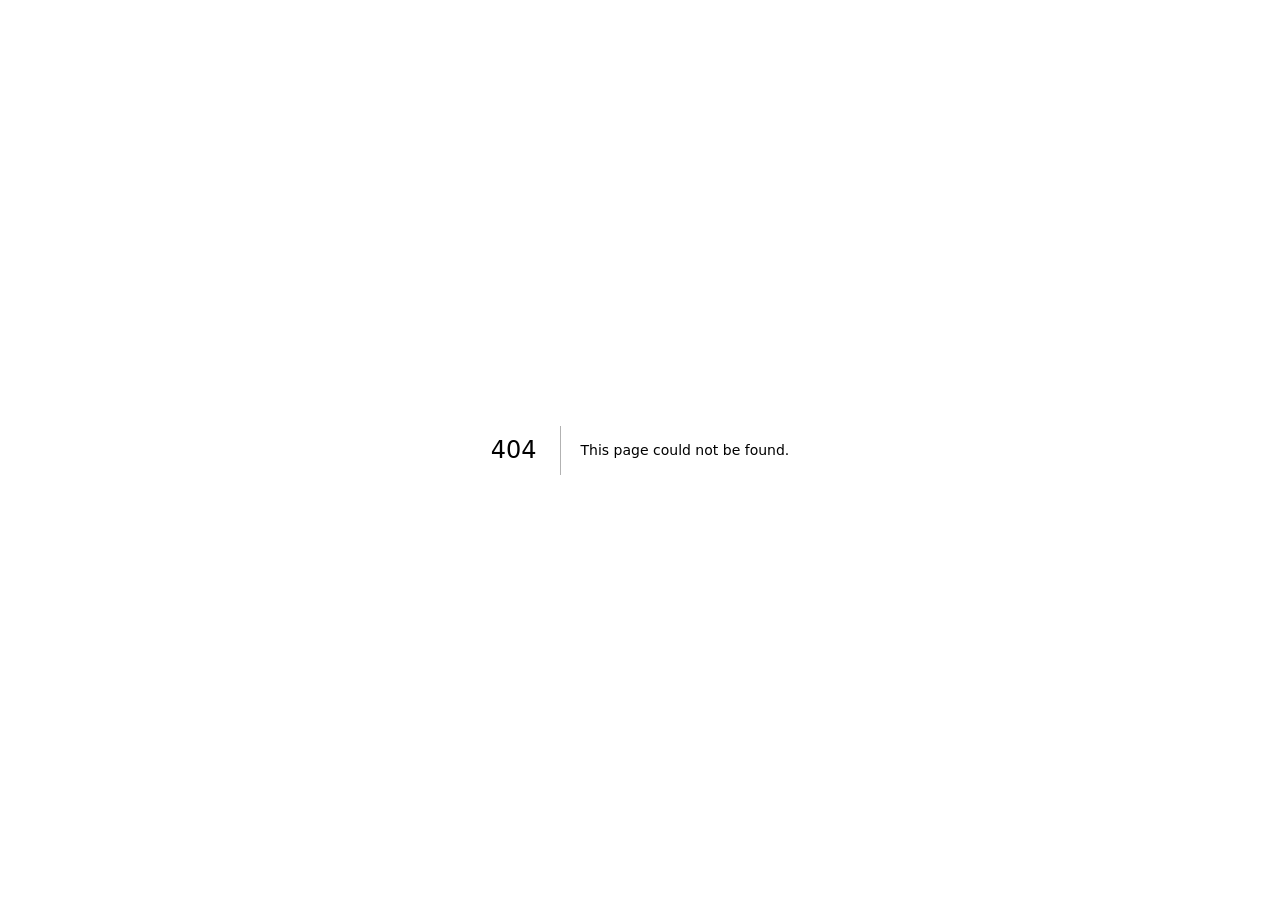
<file: 404/index.html>
<!DOCTYPE html><html lang="ru"><head><meta charSet="utf-8"/><meta name="viewport" content="width=device-width, initial-scale=1"/><link rel="stylesheet" href="/_next/static/chunks/0z1oishl8-y58.css" data-precedence="next"/><link rel="preload" as="script" fetchPriority="low" href="/_next/static/chunks/17j.-vgt1s4k~.js"/><script src="/_next/static/chunks/12zh6p.crtg10.js" async=""></script><script src="/_next/static/chunks/0lmq5h3l.1c9l.js" async=""></script><script src="/_next/static/chunks/turbopack-13dyub5~cyhcn.js" async=""></script><script src="/_next/static/chunks/0eog50~01kpo8.js" async=""></script><script src="/_next/static/chunks/17f2ht9wo-phb.js" async=""></script><meta name="robots" content="noindex"/><meta name="next-size-adjust" content=""/><title>404: This page could not be found.</title><title>Switch Brewing — контрактная пивоварня из Санкт-Петербурга</title><meta name="description" content="Хмелевые релизы, коллаборации и честный крафт. Switch Brewing, Санкт-Петербург."/><meta property="og:title" content="Switch Brewing — контрактная пивоварня из Санкт-Петербурга"/><meta property="og:description" content="Пиво, музыка и скейтерская свобода. Search brew, skating crew."/><meta property="og:image" content="https://starrytsv1.github.io/og.png"/><meta name="twitter:card" content="summary_large_image"/><meta name="twitter:title" content="Switch Brewing — контрактная пивоварня из Санкт-Петербурга"/><meta name="twitter:description" content="Пиво, музыка и скейтерская свобода. Search brew, skating crew."/><meta name="twitter:image" content="https://starrytsv1.github.io/og.png"/><script src="/_next/static/chunks/03~yq9q893hmn.js" noModule=""></script></head><body class="geist_a71539c9-module__T19VSG__variable geist_mono_8d43a2aa-module__8Li5zG__variable neucha_d2f5653a-module__GsLDAq__variable antialiased"><div hidden=""><!--$--><!--/$--></div><div style="font-family:system-ui,&quot;Segoe UI&quot;,Roboto,Helvetica,Arial,sans-serif,&quot;Apple Color Emoji&quot;,&quot;Segoe UI Emoji&quot;;height:100vh;text-align:center;display:flex;flex-direction:column;align-items:center;justify-content:center"><div><style>body{color:#000;background:#fff;margin:0}.next-error-h1{border-right:1px solid rgba(0,0,0,.3)}@media (prefers-color-scheme:dark){body{color:#fff;background:#000}.next-error-h1{border-right:1px solid rgba(255,255,255,.3)}}</style><h1 class="next-error-h1" style="display:inline-block;margin:0 20px 0 0;padding:0 23px 0 0;font-size:24px;font-weight:500;vertical-align:top;line-height:49px">404</h1><div style="display:inline-block"><h2 style="font-size:14px;font-weight:400;line-height:49px;margin:0">This page could not be found.</h2></div></div></div><!--$--><!--/$--><script src="/_next/static/chunks/17j.-vgt1s4k~.js" id="_R_" async=""></script><script>(self.__next_f=self.__next_f||[]).push([0])</script><script>self.__next_f.push([1,"1:\"$Sreact.fragment\"\n2:I[39011,[\"/_next/static/chunks/0eog50~01kpo8.js\",\"/_next/static/chunks/17f2ht9wo-phb.js\"],\"default\"]\n3:I[37771,[\"/_next/static/chunks/0eog50~01kpo8.js\",\"/_next/static/chunks/17f2ht9wo-phb.js\"],\"default\"]\n4:I[6391,[\"/_next/static/chunks/0eog50~01kpo8.js\",\"/_next/static/chunks/17f2ht9wo-phb.js\"],\"OutletBoundary\"]\n5:\"$Sreact.suspense\"\n8:I[6391,[\"/_next/static/chunks/0eog50~01kpo8.js\",\"/_next/static/chunks/17f2ht9wo-phb.js\"],\"ViewportBoundary\"]\na:I[6391,[\"/_next/static/chunks/0eog50~01kpo8.js\",\"/_next/static/chunks/17f2ht9wo-phb.js\"],\"MetadataBoundary\"]\nc:I[65857,[\"/_next/static/chunks/0eog50~01kpo8.js\",\"/_next/static/chunks/17f2ht9wo-phb.js\"],\"default\",1]\n:HL[\"/_next/static/chunks/0z1oishl8-y58.css\",\"style\"]\n"])</script><script>self.__next_f.push([1,"0:{\"P\":null,\"c\":[\"\",\"_not-found\",\"\"],\"q\":\"\",\"i\":false,\"f\":[[[\"\",{\"children\":[\"/_not-found\",{\"children\":[\"__PAGE__\",{}]}]},\"$undefined\",\"$undefined\",16],[[\"$\",\"$1\",\"c\",{\"children\":[[[\"$\",\"link\",\"0\",{\"rel\":\"stylesheet\",\"href\":\"/_next/static/chunks/0z1oishl8-y58.css\",\"precedence\":\"next\",\"crossOrigin\":\"$undefined\",\"nonce\":\"$undefined\"}],[\"$\",\"script\",\"script-0\",{\"src\":\"/_next/static/chunks/0eog50~01kpo8.js\",\"async\":true,\"nonce\":\"$undefined\"}],[\"$\",\"script\",\"script-1\",{\"src\":\"/_next/static/chunks/17f2ht9wo-phb.js\",\"async\":true,\"nonce\":\"$undefined\"}]],[\"$\",\"html\",null,{\"lang\":\"ru\",\"children\":[\"$\",\"body\",null,{\"className\":\"geist_a71539c9-module__T19VSG__variable geist_mono_8d43a2aa-module__8Li5zG__variable neucha_d2f5653a-module__GsLDAq__variable antialiased\",\"children\":[\"$\",\"$L2\",null,{\"parallelRouterKey\":\"children\",\"error\":\"$undefined\",\"errorStyles\":\"$undefined\",\"errorScripts\":\"$undefined\",\"template\":[\"$\",\"$L3\",null,{}],\"templateStyles\":\"$undefined\",\"templateScripts\":\"$undefined\",\"notFound\":[[[\"$\",\"title\",null,{\"children\":\"404: This page could not be found.\"}],[\"$\",\"div\",null,{\"style\":{\"fontFamily\":\"system-ui,\\\"Segoe UI\\\",Roboto,Helvetica,Arial,sans-serif,\\\"Apple Color Emoji\\\",\\\"Segoe UI Emoji\\\"\",\"height\":\"100vh\",\"textAlign\":\"center\",\"display\":\"flex\",\"flexDirection\":\"column\",\"alignItems\":\"center\",\"justifyContent\":\"center\"},\"children\":[\"$\",\"div\",null,{\"children\":[[\"$\",\"style\",null,{\"dangerouslySetInnerHTML\":{\"__html\":\"body{color:#000;background:#fff;margin:0}.next-error-h1{border-right:1px solid rgba(0,0,0,.3)}@media (prefers-color-scheme:dark){body{color:#fff;background:#000}.next-error-h1{border-right:1px solid rgba(255,255,255,.3)}}\"}}],[\"$\",\"h1\",null,{\"className\":\"next-error-h1\",\"style\":{\"display\":\"inline-block\",\"margin\":\"0 20px 0 0\",\"padding\":\"0 23px 0 0\",\"fontSize\":24,\"fontWeight\":500,\"verticalAlign\":\"top\",\"lineHeight\":\"49px\"},\"children\":404}],[\"$\",\"div\",null,{\"style\":{\"display\":\"inline-block\"},\"children\":[\"$\",\"h2\",null,{\"style\":{\"fontSize\":14,\"fontWeight\":400,\"lineHeight\":\"49px\",\"margin\":0},\"children\":\"This page could not be found.\"}]}]]}]}]],[]],\"forbidden\":\"$undefined\",\"unauthorized\":\"$undefined\"}]}]}]]}],{\"children\":[[\"$\",\"$1\",\"c\",{\"children\":[null,[\"$\",\"$L2\",null,{\"parallelRouterKey\":\"children\",\"error\":\"$undefined\",\"errorStyles\":\"$undefined\",\"errorScripts\":\"$undefined\",\"template\":[\"$\",\"$L3\",null,{}],\"templateStyles\":\"$undefined\",\"templateScripts\":\"$undefined\",\"notFound\":\"$undefined\",\"forbidden\":\"$undefined\",\"unauthorized\":\"$undefined\"}]]}],{\"children\":[[\"$\",\"$1\",\"c\",{\"children\":[[[\"$\",\"title\",null,{\"children\":\"404: This page could not be found.\"}],[\"$\",\"div\",null,{\"style\":\"$0:f:0:1:0:props:children:1:props:children:props:children:props:notFound:0:1:props:style\",\"children\":[\"$\",\"div\",null,{\"children\":[[\"$\",\"style\",null,{\"dangerouslySetInnerHTML\":{\"__html\":\"body{color:#000;background:#fff;margin:0}.next-error-h1{border-right:1px solid rgba(0,0,0,.3)}@media (prefers-color-scheme:dark){body{color:#fff;background:#000}.next-error-h1{border-right:1px solid rgba(255,255,255,.3)}}\"}}],[\"$\",\"h1\",null,{\"className\":\"next-error-h1\",\"style\":\"$0:f:0:1:0:props:children:1:props:children:props:children:props:notFound:0:1:props:children:props:children:1:props:style\",\"children\":404}],[\"$\",\"div\",null,{\"style\":\"$0:f:0:1:0:props:children:1:props:children:props:children:props:notFound:0:1:props:children:props:children:2:props:style\",\"children\":[\"$\",\"h2\",null,{\"style\":\"$0:f:0:1:0:props:children:1:props:children:props:children:props:notFound:0:1:props:children:props:children:2:props:children:props:style\",\"children\":\"This page could not be found.\"}]}]]}]}]],null,[\"$\",\"$L4\",null,{\"children\":[\"$\",\"$5\",null,{\"name\":\"Next.MetadataOutlet\",\"children\":\"$@6\"}]}]]}],{},null,false,null]},null,false,\"$@7\"]},null,false,null],[\"$\",\"$1\",\"h\",{\"children\":[[\"$\",\"meta\",null,{\"name\":\"robots\",\"content\":\"noindex\"}],[\"$\",\"$L8\",null,{\"children\":\"$L9\"}],[\"$\",\"div\",null,{\"hidden\":true,\"children\":[\"$\",\"$La\",null,{\"children\":[\"$\",\"$5\",null,{\"name\":\"Next.Metadata\",\"children\":\"$Lb\"}]}]}],[\"$\",\"meta\",null,{\"name\":\"next-size-adjust\",\"content\":\"\"}]]}],false]],\"m\":\"$undefined\",\"G\":[\"$c\",[[\"$\",\"link\",\"0\",{\"rel\":\"stylesheet\",\"href\":\"/_next/static/chunks/0z1oishl8-y58.css\",\"precedence\":\"next\",\"crossOrigin\":\"$undefined\",\"nonce\":\"$undefined\"}]]],\"S\":true,\"h\":null,\"s\":\"$undefined\",\"l\":\"$undefined\",\"p\":\"$undefined\",\"d\":\"$undefined\",\"b\":\"pYQYLHwfEDMBp6yCScizG\"}\n"])</script><script>self.__next_f.push([1,"d:[]\n7:\"$Wd\"\n"])</script><script>self.__next_f.push([1,"9:[[\"$\",\"meta\",\"0\",{\"charSet\":\"utf-8\"}],[\"$\",\"meta\",\"1\",{\"name\":\"viewport\",\"content\":\"width=device-width, initial-scale=1\"}]]\n"])</script><script>self.__next_f.push([1,"6:null\nb:[[\"$\",\"title\",\"0\",{\"children\":\"Switch Brewing — контрактная пивоварня из Санкт-Петербурга\"}],[\"$\",\"meta\",\"1\",{\"name\":\"description\",\"content\":\"Хмелевые релизы, коллаборации и честный крафт. Switch Brewing, Санкт-Петербург.\"}],[\"$\",\"meta\",\"2\",{\"property\":\"og:title\",\"content\":\"Switch Brewing — контрактная пивоварня из Санкт-Петербурга\"}],[\"$\",\"meta\",\"3\",{\"property\":\"og:description\",\"content\":\"Пиво, музыка и скейтерская свобода. Search brew, skating crew.\"}],[\"$\",\"meta\",\"4\",{\"property\":\"og:image\",\"content\":\"https://starrytsv1.github.io/og.png\"}],[\"$\",\"meta\",\"5\",{\"name\":\"twitter:card\",\"content\":\"summary_large_image\"}],[\"$\",\"meta\",\"6\",{\"name\":\"twitter:title\",\"content\":\"Switch Brewing — контрактная пивоварня из Санкт-Петербурга\"}],[\"$\",\"meta\",\"7\",{\"name\":\"twitter:description\",\"content\":\"Пиво, музыка и скейтерская свобода. Search brew, skating crew.\"}],[\"$\",\"meta\",\"8\",{\"name\":\"twitter:image\",\"content\":\"https://starrytsv1.github.io/og.png\"}]]\n"])</script></body></html>
</file>
<file: _next/static/chunks/0z1oishl8-y58.css>
@font-face{font-family:Geist;font-style:normal;font-weight:100 900;font-display:swap;src:url(../media/fef07dbb0973bf53-s.12tyk43_3sh9u.woff2)format("woff2");unicode-range:U+460-52F,U+1C80-1C8A,U+20B4,U+2DE0-2DFF,U+A640-A69F,U+FE2E-FE2F}@font-face{font-family:Geist;font-style:normal;font-weight:100 900;font-display:swap;src:url(../media/8a480f0b521d4e75-s.0jzbimsg8vl84.woff2)format("woff2");unicode-range:U+301,U+400-45F,U+490-491,U+4B0-4B1,U+2116}@font-face{font-family:Geist;font-style:normal;font-weight:100 900;font-display:swap;src:url(../media/53b9e256198e5412-s.0-wfv7uh4i7h9.woff2)format("woff2");unicode-range:U+102-103,U+110-111,U+128-129,U+168-169,U+1A0-1A1,U+1AF-1B0,U+300-301,U+303-304,U+308-309,U+323,U+329,U+1EA0-1EF9,U+20AB}@font-face{font-family:Geist;font-style:normal;font-weight:100 900;font-display:swap;src:url(../media/7178b3e590c64307-s.0nx0ww8fni_q3.woff2)format("woff2");unicode-range:U+100-2BA,U+2BD-2C5,U+2C7-2CC,U+2CE-2D7,U+2DD-2FF,U+304,U+308,U+329,U+1D00-1DBF,U+1E00-1E9F,U+1EF2-1EFF,U+2020,U+20A0-20AB,U+20AD-20C0,U+2113,U+2C60-2C7F,U+A720-A7FF}@font-face{font-family:Geist;font-style:normal;font-weight:100 900;font-display:swap;src:url(../media/caa3a2e1cccd8315-s.p.09~u27dqhyhd6.woff2)format("woff2");unicode-range:U+??,U+131,U+152-153,U+2BB-2BC,U+2C6,U+2DA,U+2DC,U+304,U+308,U+329,U+2000-206F,U+20AC,U+2122,U+2191,U+2193,U+2212,U+2215,U+FEFF,U+FFFD}@font-face{font-family:Geist Fallback;src:local(Arial);ascent-override:95.94%;descent-override:28.16%;line-gap-override:0.0%;size-adjust:104.76%}.geist_a71539c9-module__T19VSG__className{font-family:Geist,Geist Fallback;font-style:normal}.geist_a71539c9-module__T19VSG__variable{--font-geist-sans:"Geist", "Geist Fallback"}
@font-face{font-family:Geist Mono;font-style:normal;font-weight:100 900;font-display:swap;src:url(../media/5ce348bf30bf5439-s.0zgw-jeven.3w.woff2)format("woff2");unicode-range:U+460-52F,U+1C80-1C8A,U+20B4,U+2DE0-2DFF,U+A640-A69F,U+FE2E-FE2F}@font-face{font-family:Geist Mono;font-style:normal;font-weight:100 900;font-display:swap;src:url(../media/4fa387ec64143e14-s.0wkzw~je483f-.woff2)format("woff2");unicode-range:U+301,U+400-45F,U+490-491,U+4B0-4B1,U+2116}@font-face{font-family:Geist Mono;font-style:normal;font-weight:100 900;font-display:swap;src:url(../media/6306c77e7c8268e4-s.0rhz0arwfsn~5.woff2)format("woff2");unicode-range:U+2000-2001,U+2004-2008,U+200A,U+23B8-23BD,U+2500-259F}@font-face{font-family:Geist Mono;font-style:normal;font-weight:100 900;font-display:swap;src:url(../media/7d817b4c03b0c5f1-s.0l76wvqk9d84w.woff2)format("woff2");unicode-range:U+102-103,U+110-111,U+128-129,U+168-169,U+1A0-1A1,U+1AF-1B0,U+300-301,U+303-304,U+308-309,U+323,U+329,U+1EA0-1EF9,U+20AB}@font-face{font-family:Geist Mono;font-style:normal;font-weight:100 900;font-display:swap;src:url(../media/bbc41e54d2fcbd21-s.0k4k9394f2q-k.woff2)format("woff2");unicode-range:U+100-2BA,U+2BD-2C5,U+2C7-2CC,U+2CE-2D7,U+2DD-2FF,U+304,U+308,U+329,U+1D00-1DBF,U+1E00-1E9F,U+1EF2-1EFF,U+2020,U+20A0-20AB,U+20AD-20C0,U+2113,U+2C60-2C7F,U+A720-A7FF}@font-face{font-family:Geist Mono;font-style:normal;font-weight:100 900;font-display:swap;src:url(../media/797e433ab948586e-s.p.08e28id.o-okb.woff2)format("woff2");unicode-range:U+??,U+131,U+152-153,U+2BB-2BC,U+2C6,U+2DA,U+2DC,U+304,U+308,U+329,U+2000-206F,U+20AC,U+2122,U+2191,U+2193,U+2212,U+2215,U+FEFF,U+FFFD}@font-face{font-family:Geist Mono Fallback;src:local(Arial);ascent-override:74.67%;descent-override:21.92%;line-gap-override:0.0%;size-adjust:134.59%}.geist_mono_8d43a2aa-module__8Li5zG__className{font-family:Geist Mono,Geist Mono Fallback;font-style:normal}.geist_mono_8d43a2aa-module__8Li5zG__variable{--font-geist-mono:"Geist Mono", "Geist Mono Fallback"}
@font-face{font-family:Neucha;font-style:normal;font-weight:400;font-display:swap;src:url(../media/3e9c3ddc1ca35a53-s.p.03li~n9.4kdjm.woff2)format("woff2");unicode-range:U+301,U+400-45F,U+490-491,U+4B0-4B1,U+2116}@font-face{font-family:Neucha;font-style:normal;font-weight:400;font-display:swap;src:url(../media/45c5cfb432aa22a8-s.09mdwu_do1kil.woff2)format("woff2");unicode-range:U+??,U+131,U+152-153,U+2BB-2BC,U+2C6,U+2DA,U+2DC,U+304,U+308,U+329,U+2000-206F,U+20AC,U+2122,U+2191,U+2193,U+2212,U+2215,U+FEFF,U+FFFD}@font-face{font-family:Neucha Fallback;src:local(Arial);ascent-override:92.57%;descent-override:34.35%;line-gap-override:5.76%;size-adjust:83.02%}.neucha_d2f5653a-module__GsLDAq__className{font-family:Neucha,Neucha Fallback;font-style:normal;font-weight:400}.neucha_d2f5653a-module__GsLDAq__variable{--font-switch-display:"Neucha", "Neucha Fallback"}
:root{--ink:#101010;--paper:#8b8b86;--soft:#777772;--muted:#696963;--line:#62625e;--grit-overlay:#82827ed4;--grit-image:url(/sandpaper-texture.png);--radius-xl:30px;--radius-lg:20px;--radius-pill:999px;--rail-clearance:clamp(118px, 11vw, 174px)}*{box-sizing:border-box}html{scroll-behavior:smooth}body{background-color:var(--paper);background-image:linear-gradient(var(--grit-overlay), var(--grit-overlay)), var(--grit-image);color:var(--ink);font-family:var(--font-geist-sans), Arial, sans-serif;background-position:top;background-size:740px;background-attachment:fixed;margin:0}a{color:inherit;text-decoration:none}button{color:inherit;font:inherit}img{max-width:100%;display:block}main{isolation:isolate;background-color:var(--paper);background-image:linear-gradient(var(--grit-overlay), var(--grit-overlay)), var(--grit-image);background-position:top;background-size:740px;background-attachment:fixed;position:relative}.global-ricar-watermark{--watermark-opacity:.13;z-index:-1;top:50%;left:calc(50% + var(--rail-clearance) / 4);opacity:0;mix-blend-mode:multiply;pointer-events:none;-webkit-user-select:none;user-select:none;width:min(56vw,760px);height:min(82vh,940px);transition:opacity .38s;position:fixed;transform:translate(-50%,-50%)rotate(-2deg)}.global-ricar-watermark.is-visible{opacity:var(--watermark-opacity)}.global-ricar-watermark img{object-fit:contain;width:100%;height:100%}.peacock-rail{z-index:10;pointer-events:none;opacity:1;background-color:var(--paper);background-image:linear-gradient(var(--grit-overlay), var(--grit-overlay)), var(--grit-image);background-position:top;background-size:740px;background-attachment:fixed;grid-template-rows:auto minmax(0,1fr) auto;width:clamp(68px,8.5vw,132px);display:grid;position:absolute;top:112px;bottom:0;left:0}.peacock-rail img{width:100%;max-width:none}.peacock-top,.peacock-bottom{filter:none;height:auto}.peacock-top{transform:translate(15.8%)}.peacock-bottom{z-index:2;margin-top:-22px;position:relative;transform:translate(1%)}.peacock-stream{z-index:1;width:100%;height:calc(100% + 28px);min-height:0;margin-block:-14px -20px;overflow:hidden}.peacock-stream img{clip-path:inset(6px 0);filter:none;width:210%;max-width:none;height:auto;margin:-15px 0 0 -69.3%}.peacock-stream img:first-child{margin-top:-6px}.header{z-index:5;height:62px;font:650 9px/1 var(--font-geist-mono), monospace;letter-spacing:.14em;text-transform:uppercase;border-bottom:0;grid-template-columns:1fr auto 1fr;align-items:center;padding:0 3vw;display:grid;position:absolute;inset:0 0 auto}.header>a:last-child{justify-self:end}.header>a:last-child:hover{text-decoration:line-through}.mini-logo{align-items:center;width:112px;height:62px;display:flex;overflow:visible}.mini-logo img{object-fit:contain;mix-blend-mode:multiply;width:96px;max-width:100%;height:auto;position:static}.home{background:0 0;flex-direction:column;justify-content:center;align-items:center;height:100svh;min-height:720px;padding:86px 3vw 36px;display:flex;position:relative;overflow:hidden}.home:before{display:none}.hero-logo{z-index:2;width:min(430px,62vw);box-shadow:none;background:0 0;border:0;border-radius:0;padding:0;position:relative}.hero-logo:before{content:"";z-index:-1;background-color:var(--paper);background-image:linear-gradient(var(--grit-overlay), var(--grit-overlay)), var(--grit-image);pointer-events:none;background-position:top;background-size:740px;background-attachment:fixed;position:absolute;inset:-18% -24% -14%;-webkit-mask-image:radial-gradient(#000 48%,#0000 78%);mask-image:radial-gradient(#000 48%,#0000 78%)}.hero-logo img{aspect-ratio:1;object-fit:contain;width:100%;display:block}.hero-statement{z-index:1;color:#000;letter-spacing:-.035em;text-align:center;width:min(860px,86vw);margin:8px 0 34px;font-size:clamp(17px,2vw,27px);font-weight:550;line-height:1.16;position:relative}.home-nav{z-index:1;width:min(860px,90vw);box-shadow:none;background:0 0;border:0;border-radius:0;grid-template-columns:repeat(3,1fr);gap:clamp(20px,4vw,72px);padding:0;display:grid;position:relative;overflow:visible}.home-nav a{letter-spacing:.06em;text-align:left;text-transform:uppercase;border:0;border-radius:0;align-content:start;place-items:start;min-height:0;padding:14px 0;font-size:11px;font-weight:760;transition:background .16s,color .16s,transform .16s;display:grid}.home-nav a:last-child{border-right:1px solid #0000}.home-nav a:hover{color:var(--ink);background:0 0;transform:translate(8px)}.home-nav span{color:var(--muted);font:700 8px/1 var(--font-geist-mono), monospace;margin-bottom:6px;display:block}.home-nav a:hover span{color:var(--ink)}.home-bottom{font:650 8px/1 var(--font-geist-mono), monospace;letter-spacing:.16em;text-transform:uppercase;justify-content:space-between;display:flex;position:absolute;inset:auto 3vw 22px}.runline{z-index:2;width:100%;color:var(--ink);font:850 13px/1 var(--font-geist-mono), monospace;letter-spacing:.12em;white-space:nowrap;background:0 0;border:0;margin:0;padding-block:18px;position:relative;overflow:hidden;transform:none}.runline>div{width:max-content;animation:22s linear infinite runline-loop;display:flex}.runline span{flex:none;padding-right:70px}@keyframes runline-loop{to{transform:translate(-50%)}}.section-title>span{font:700 9px/1 var(--font-geist-mono), monospace;letter-spacing:.16em;text-transform:uppercase}.section-title h2{font-family:var(--font-switch-display), "Segoe Print", cursive;letter-spacing:.025em;text-transform:uppercase;margin:45px 0 0;font-size:clamp(72px,10vw,154px);font-weight:400;line-height:.82;transform:rotate(-2deg)}.stock{border-bottom:1px solid;padding:11vw 3vw 9vw}.stock>.section-title{grid-template-columns:.8fr 2.55fr;align-items:start;display:grid}.stock-heading h2{margin:0}.stock-heading p{max-width:760px;font-family:var(--font-switch-display), "Segoe Print", cursive;letter-spacing:.01em;margin:clamp(28px,3vw,48px) 0 0;font-size:clamp(23px,2.8vw,42px);font-weight:400;line-height:1.05;transform:rotate(-.7deg)}.stock-list{grid-template-columns:repeat(12,minmax(0,1fr));gap:clamp(22px,3vw,48px);margin-top:8vw;display:grid}.beer-card{background:var(--ink);color:#fff;border:0;border-radius:0;grid-column:span 4;min-width:0;min-height:clamp(480px,54vw,680px);transition:transform .2s,box-shadow .2s;position:relative;overflow:hidden}.beer-card:hover{box-shadow:none;transform:translateY(-8px)}.beer-card--featured{min-height:clamp(560px,57vw,760px);box-shadow:none;border:0;grid-column:3/span 8}.beer-photo{background:var(--soft);position:absolute;inset:0;overflow:hidden}.beer-photo:after{content:"";background:linear-gradient(#00000008 18%,#00000030 48%,#000000e8 100%);position:absolute;inset:0}.beer-photo img{object-fit:cover;filter:saturate(.78)contrast(1.04);width:100%;height:100%;transition:transform .45s,filter .3s}.beer-card--featured .beer-photo img{object-position:center 48%}.beer-card:hover .beer-photo img{filter:saturate()contrast(1.02);transform:scale(1.035)}.beer-index,.beer-status{font:750 8px/1 var(--font-geist-mono), monospace;letter-spacing:.12em;text-transform:uppercase;z-index:2;padding:8px 10px;position:absolute;top:14px}.beer-index{border:1px solid var(--ink);color:var(--ink);background:#fff;left:14px}.beer-index,.beer-status{border-radius:0}.beer-status{color:var(--ink);background:#ffffffec;right:14px;transform:rotate(1.5deg)}.beer-card--featured .beer-status{color:#fff;background:#1648d4}.beer-card-body{z-index:1;flex-direction:column;justify-content:flex-end;padding:clamp(22px,2.8vw,38px);display:flex;position:absolute;inset:0}.beer-featured-kicker{font:720 9px/1 var(--font-geist-mono), monospace;letter-spacing:.12em;text-transform:uppercase;justify-content:space-between;align-items:center;gap:16px;margin:0 0 auto;padding-top:46px;display:flex}.beer-featured-kicker b{background:#1648d4;border:0;border-radius:0;padding:9px 12px}.beer-name h3{letter-spacing:-.065em;text-wrap:balance;text-shadow:0 3px 22px #0009;max-width:10ch;margin:0;font-size:clamp(30px,3.6vw,54px);line-height:.9}.beer-card--featured .beer-name h3{font-size:clamp(54px,8vw,116px)}.beer-name>span,.beer-meta{font:680 9px/1.3 var(--font-geist-mono), monospace;letter-spacing:.08em;text-transform:uppercase}.beer-name>span{color:#fff;margin-top:13px;display:block}.beer-meta{color:#ffffffe0;border-block:1px solid #ffffff6b;flex-wrap:wrap;gap:8px 20px;min-height:48px;margin-top:22px;padding-block:12px;display:flex}.beer-meta span+span:before{content:"/";color:#fff;margin-right:20px}.beer-buy{justify-content:space-between;align-items:center;gap:15px;margin-top:22px;display:flex}.beer-buy strong{letter-spacing:-.04em;font-size:22px}.add,.counter button{color:var(--ink);cursor:pointer;font:750 9px/1 var(--font-geist-mono), monospace;letter-spacing:.08em;text-transform:uppercase;background:#fff;border:1px solid #fff}.add{border-radius:0;min-width:118px;padding:14px 16px}.add:hover{color:#fff;background:#1648d4;border-color:#1648d4}.counter{color:var(--ink);text-align:center;background:#fff;border:0;border-radius:0;grid-template-columns:40px 46px 40px;align-items:stretch;display:grid;overflow:hidden}.counter span{place-items:center;font-weight:750;display:grid}.counter button{border:0;min-height:40px;font-size:18px}.counter button:hover{color:#fff;background:#1648d4}.stock-note{max-width:540px;color:var(--muted);font:650 8px/1.5 var(--font-geist-mono), monospace;letter-spacing:.08em;text-transform:uppercase;margin-top:38px}.history{background:0 0;border-bottom:1px solid;grid-template-columns:1fr 1fr;gap:7vw;padding:11vw 3vw;display:grid;position:relative;overflow:hidden}.history .section-title,.history-copy{z-index:1;position:relative}.history-pulse{flex-wrap:wrap;gap:8px 0;max-width:430px;margin-top:clamp(54px,7vw,100px);display:flex}.history-pulse span{font:750 10px/1.4 var(--font-geist-mono), monospace;letter-spacing:.09em;text-transform:uppercase;border:0;border-radius:0;padding:0;transform:none}.history-pulse span:not(:last-child):after{content:"/";margin:0 11px}.history-pulse span:nth-child(2n){transform:none}.history-copy{padding-top:30px}.history-copy .big{letter-spacing:-.05em;max-width:720px;margin:0 0 48px;font-size:clamp(30px,4vw,58px);line-height:1.02}.history-copy>p:not(.big){max-width:560px;font-size:15px;line-height:1.62}.history-years{border-top:1px solid;grid-template-columns:repeat(2,minmax(0,1fr));margin-top:70px;display:grid}.history-years div{padding:18px 10px 0 0}.history-years strong{font-size:31px;display:block}.history-years span{font:650 8px/1 var(--font-geist-mono), monospace;letter-spacing:.1em;text-transform:uppercase}.brewery{color:var(--ink);background:0 0;border-bottom:1px solid;overflow:hidden}.brewery-frame{margin:clamp(76px, 8vw, 132px) 3.4vw clamp(84px, 8vw, 128px) calc(var(--rail-clearance) + 1vw);border:0;border-radius:0;padding:0;position:relative;transform:none}.brewery-frame:before{display:none}.brewery-frame:after{content:"ВАРОЧНЫЙ ЦЕХ / САНКТ-ПЕТЕРБУРГ";z-index:3;color:#fff;font:700 8px/1 var(--font-geist-mono), monospace;letter-spacing:.13em;text-transform:uppercase;background:0 0;border:0;border-radius:0;padding:0;position:absolute;top:22px;right:clamp(24px,5vw,82px);transform:none}.brewery-visual{border-radius:0;min-height:min(820px,82vh);position:relative;overflow:hidden}.brewery-visual>img{object-fit:cover;object-position:center 54%;filter:grayscale()contrast(1.13)brightness(.68);width:100%;height:100%;position:absolute;inset:0;transform:scale(1.015)}.brewery-visual:after{content:"";background:linear-gradient(90deg,#000d 0,#0007 48%,#0000 78%),linear-gradient(0deg,#0009 0,#0000 38%);position:absolute;inset:0}.brewery-overlay{z-index:1;color:#fff;flex-direction:column;justify-content:flex-end;padding:clamp(44px,6vw,96px) clamp(28px,4vw,68px) clamp(38px,4vw,66px);display:flex;position:absolute;inset:0}.brewery-overlay>span{font:700 9px/1 var(--font-geist-mono), monospace;letter-spacing:.16em;text-transform:uppercase;margin-bottom:auto}.brewery-overlay h2{letter-spacing:-.09em;margin:0;font-size:clamp(76px,13vw,210px);font-weight:850;line-height:.72;transform:skewY(-2deg)}.brewery-overlay p{max-width:520px;margin:44px 0 0;font-size:15px;line-height:1.55}.brewery-zine{min-height:1040px;padding:clamp(70px, 8vw, 120px) 4vw clamp(100px, 10vw, 150px) calc(var(--rail-clearance) + 4vw);background:0 0;grid-template-rows:auto 190px 290px;grid-template-columns:repeat(12,minmax(0,1fr));gap:clamp(18px,2vw,34px);display:grid;position:relative;overflow:hidden}.process-copy{z-index:3;grid-area:1/1/auto/7;align-self:start;padding-top:10px;position:relative}.process-copy>span,.brew-shot figcaption{font:750 9px/1.25 var(--font-geist-mono), monospace;letter-spacing:.12em;text-transform:uppercase}.process-copy h3{letter-spacing:-.075em;margin:26px 0 30px;font-size:clamp(48px,6.6vw,104px);line-height:.78;transform:rotate(-1.5deg)}.process-copy p{max-width:520px;color:var(--ink);margin:0;font-size:14px;line-height:1.6}.brew-shot{z-index:1;color:var(--ink);box-shadow:none;background:0 0;border:0;margin:0;padding:0;position:relative}.brew-shot img{object-fit:cover;filter:grayscale()contrast(1.3);width:100%;height:100%}.brew-shot figcaption{color:#fff;white-space:nowrap;background:#101010e8;padding:11px 13px;position:absolute;bottom:0;left:0;right:0;overflow:hidden}.brew-shot--tanks{z-index:2;grid-area:1/8/3/13;min-height:610px;transform:rotate(2.2deg)}.brew-shot--sample{z-index:4;grid-area:2/5/4/9;min-height:430px;transform:rotate(-5deg)translateY(42px)}.brew-shot--floor{grid-area:2/1/4/5;min-height:470px;transform:rotate(1.4deg)translateY(22px)}.process-tape{z-index:5;bottom:80px;right:-4vw;left:calc(var(--rail-clearance) + 1vw);border-block:2px solid var(--ink);background:var(--paper);min-height:64px;color:var(--ink);font:850 clamp(18px, 2.3vw, 34px)/1 var(--font-geist-mono), monospace;letter-spacing:-.04em;white-space:nowrap;justify-content:space-around;gap:34px;padding:19px 3vw;display:flex;position:absolute;overflow:hidden;transform:rotate(-1.3deg)}.process-stamp{z-index:6;border:4px double var(--ink);color:var(--ink);font:850 11px/1.05 var(--font-geist-mono), monospace;letter-spacing:.03em;text-align:center;border-radius:50%;padding:14px 17px 11px;position:absolute;bottom:160px;right:3vw;transform:rotate(9deg)}.on-air{background:0 0;border-bottom:1px solid;padding:11vw 3vw}.on-air .section-title{grid-template-columns:.65fr 1.4fr .95fr;align-items:end;gap:4vw;display:grid}.on-air .section-title h2{margin:0}.on-air .section-title p{max-width:350px;margin:0 0 8px;font-size:12px;line-height:1.55}.release-stage{grid-template-columns:repeat(3,minmax(0,1fr));align-items:start;gap:18px;margin-top:7vw;display:grid}.release-card{background:0 0;border:0;border-radius:0;transition:transform .22s,box-shadow .22s;overflow:hidden}.release-card:first-child{transform:rotate(-1deg)}.release-card:nth-child(2){margin-top:48px;transform:rotate(1.25deg)}.release-card:nth-child(3){transform:rotate(-.45deg)}.release-card:hover{box-shadow:none;transform:translateY(-10px)rotate(0)}.release-photo{aspect-ratio:4/5;background:#111;border-bottom:0;position:relative;overflow:hidden}.release-photo:after{content:"";pointer-events:none;background:linear-gradient(#0000,#000a);height:36%;position:absolute;inset:auto 0 0}.release-photo img{object-fit:cover;filter:saturate(.82)contrast(1.08);width:100%;height:100%;transition:transform .28s,filter .28s}.release-card:hover .release-photo img{filter:saturate()contrast(1.1);transform:scale(1.04)}.release-photo>span{z-index:1;background:var(--paper);width:38px;height:38px;font:800 9px/1 var(--font-geist-mono), monospace;border-radius:50%;place-items:center;display:grid;position:absolute;top:14px;left:14px}.release-photo>b{z-index:1;color:#fff;font:800 9px/1 var(--font-geist-mono), monospace;letter-spacing:.12em;text-transform:uppercase;position:absolute;bottom:14px;left:14px;right:14px}.release-card-copy{border-top:2px solid var(--ink);flex-direction:column;min-height:285px;padding:24px 0;display:flex}.release-card-copy>span{font:700 8px/1.35 var(--font-geist-mono), monospace;letter-spacing:.08em;text-transform:uppercase}.release-card-copy h3{font-family:var(--font-switch-display), "Segoe Print", cursive;letter-spacing:.01em;margin:24px 0 0;font-size:clamp(38px,4vw,65px);font-weight:400;line-height:.86}.release-card-copy p{margin:22px 0;font-size:12px;line-height:1.5}.release-card-copy strong{font:800 8px/1 var(--font-geist-mono), monospace;letter-spacing:.08em;text-transform:uppercase;margin-top:auto}.all{font:700 9px/1 var(--font-geist-mono), monospace;letter-spacing:.1em;text-transform:uppercase;justify-content:flex-end;margin-top:30px;display:flex}.all:hover{text-decoration:line-through}.release-actions{justify-content:flex-end;gap:10px;margin-top:30px;display:flex}.release-actions a{font:700 9px/1 var(--font-geist-mono), monospace;letter-spacing:.08em;text-transform:uppercase;border:0;border-bottom:1px solid;border-radius:0;padding:10px 0;transition:transform .16s}.release-actions a:hover{color:var(--ink);background:0 0;transform:translate(6px)}.feed{grid-template-columns:.65fr 2.35fr;gap:5vw;padding:11vw 3vw;display:grid}.feed .section-title h2{margin-top:50px}.feed .section-title p{max-width:290px;margin:26px 0 0;font-size:12px;line-height:1.55}.feed-list{grid-template-columns:repeat(3,minmax(0,1fr));align-items:start;gap:14px;display:grid}.feed-card{background:0 0;border:0;border-radius:0;transition:transform .18s,box-shadow .18s;display:block;overflow:hidden}.feed-card:nth-child(2){margin-top:28px}.feed-card:hover{box-shadow:none;transform:translateY(-8px)}.feed-photo{aspect-ratio:4/5;background:#111;border-bottom:0;position:relative;overflow:hidden}.feed-photo img{object-fit:cover;filter:saturate(.86)contrast(1.06);width:100%;height:100%;transition:transform .25s,filter .25s}.feed-card:hover .feed-photo img{filter:saturate()contrast(1.08);transform:scale(1.035)}.feed-photo span{color:#fff;font:700 7px/1 var(--font-geist-mono), monospace;letter-spacing:.08em;text-align:center;text-transform:uppercase;background:#101010dc;border-radius:0;padding:8px 10px;position:absolute;bottom:10px;left:10px;right:10px}.feed-card-body{border-top:1px solid var(--ink);flex-direction:column;min-height:248px;padding:18px 0;display:flex}.feed-meta{font:650 8px/1.2 var(--font-geist-mono), monospace;letter-spacing:.08em;text-transform:uppercase;justify-content:space-between;gap:10px;display:flex}.feed-card h3{letter-spacing:-.055em;margin:24px 0 0;font-size:clamp(24px,2.4vw,38px);line-height:.95}.feed-card p{margin:16px 0 24px;font-size:12px;line-height:1.5}.feed-card b{font:700 8px/1 var(--font-geist-mono), monospace;letter-spacing:.07em;text-transform:uppercase;margin-top:auto}.action-hub{padding:clamp(66px, 7vw, 112px) 3vw clamp(66px, 7vw, 112px) var(--rail-clearance);border-bottom:1px solid var(--ink);grid-template-columns:repeat(2,minmax(0,1fr));gap:0;display:grid;position:relative;overflow:hidden}.action-card{z-index:1;background:0 0;border:0;border-radius:0;grid-template-rows:auto 1fr auto;gap:38px;min-height:520px;padding:clamp(28px,3.2vw,52px);display:grid;position:relative}.action-card+.action-card{border-left:1px solid var(--ink)}.action-card--collab{color:var(--ink);background:0 0;transform:none}.action-card>span{font:750 8px/1 var(--font-geist-mono), monospace;letter-spacing:.12em;text-transform:uppercase}.action-card h2{letter-spacing:-.075em;margin:0;font-size:clamp(55px,6.1vw,104px);line-height:.78}.action-card p{max-width:500px;margin:34px 0 0;font-size:14px;line-height:1.55}.action-card--bar .cta-actions a:hover,.action-card--collab .cta-actions a:hover{color:var(--ink);background:0 0}.contact-windows{border-block:1px solid var(--ink);padding:clamp(68px,8vw,124px) 3vw}.contact-windows>span{font:750 8px/1 var(--font-geist-mono), monospace;letter-spacing:.12em;text-transform:uppercase;margin-bottom:30px;display:block}.contact-grid{grid-template-columns:repeat(2,minmax(0,1fr));gap:0;display:grid}.contact-window{border:0;border-radius:0;flex-direction:column;min-height:430px;padding:clamp(28px,3.2vw,52px);transition:transform .2s;display:flex;position:relative;overflow:hidden}.contact-window+.contact-window{border-left:1px solid var(--ink)}.contact-window:after{content:"SWITCH / SWITCH / SWITCH /";font:900 11px/1 var(--font-geist-mono), monospace;letter-spacing:.16em;opacity:.45;position:absolute;bottom:36px;right:-90px;transform:rotate(-90deg)}.contact-window--collab,.contact-window--talk{color:var(--ink);background:0 0;transform:none}.contact-window:hover{box-shadow:none;transform:translateY(-7px)}.contact-window i{font:800 8px/1 var(--font-geist-mono), monospace;letter-spacing:.12em;text-transform:uppercase;font-style:normal}.contact-window h2{font-family:var(--font-switch-display), "Segoe Print", cursive;letter-spacing:.01em;white-space:nowrap;margin:62px 0 0;font-size:clamp(42px,4.8vw,72px);font-weight:400;line-height:.86}.contact-window p{max-width:520px;margin:34px 70px 0 0;font-size:13px;line-height:1.55}.contact-window b{font:800 9px/1 var(--font-geist-mono), monospace;letter-spacing:.08em;text-transform:uppercase;margin-top:auto;padding-top:30px}.cta-actions{gap:10px;display:grid}.cta-actions a{font:750 9px/1 var(--font-geist-mono), monospace;letter-spacing:.06em;text-align:left;text-transform:uppercase;border:0;border-bottom:1px solid;border-radius:0;padding:16px 0;transition:background .16s,color .16s,transform .16s}.cta-actions a:hover{color:var(--ink);background:0 0;transform:translate(8px)}.partners{z-index:1;background:0 0;border-top:1px solid;padding:0 0 8vw;position:relative}.partner-marquee{z-index:2;width:calc(100% + var(--rail-clearance));height:65px;margin-left:calc(var(--rail-clearance) * -1);border-bottom:1px solid var(--ink);color:var(--ink);pointer-events:none;background:0 0;position:relative;overflow:hidden}.partner-marquee>div{align-items:center;width:max-content;height:100%;animation:24s linear infinite partner-marquee;display:flex}.partner-marquee span{z-index:2;letter-spacing:-.03em;text-transform:uppercase;flex:none;align-items:center;gap:32px;padding:0 16px;font-size:20px;font-weight:560;line-height:1;display:flex;position:relative}.partner-marquee img{filter:grayscale()contrast(1.8);mix-blend-mode:multiply;width:auto;height:39px}@keyframes partner-marquee{to{transform:translate(-33.333%)}}.partner-carousel{grid-template-columns:32px minmax(0,1fr) 32px;align-items:center;gap:clamp(16px,2vw,32px);padding:clamp(58px,7vw,92px) clamp(18px,3vw,42px) 20px;display:grid;position:relative}.partner-viewport{min-width:0;overflow:hidden}.partner-track{transition:transform .45s cubic-bezier(.22,.72,.24,1);display:flex}.partner-slide{flex:0 0 100%;grid-template-columns:repeat(6,minmax(0,1fr));align-items:center;gap:clamp(16px,2.8vw,44px);min-width:0;display:grid}.partner-logo{place-items:center;min-width:0;height:170px;padding:14px 8px;transition:transform .18s,opacity .18s;display:grid}a.partner-logo:hover{opacity:.62;transform:translateY(-6px)}.partner-logo img{object-fit:contain;filter:grayscale()contrast(5);mix-blend-mode:multiply;width:100%;height:100%;max-height:142px}.partner-arrow{cursor:pointer;background:0 0;border:0;width:32px;height:56px;padding:0;font-size:29px;line-height:1;transition:transform .16s,opacity .16s}.partner-arrow:hover{opacity:.55;transform:scale(1.18)}.partner-dots{justify-content:center;gap:10px;display:flex}.partner-dots button{border:1px solid var(--ink);cursor:pointer;background:0 0;border-radius:50%;width:8px;height:8px;padding:0}.partner-dots button.active{background:var(--ink)}footer{background:0 0;border-top:0;grid-template-columns:1fr 1fr;gap:50px;padding:8vw 3vw 2vw;display:grid}footer>div{font:650 10px/1.2 var(--font-geist-mono), monospace;letter-spacing:.08em;text-transform:uppercase;flex-direction:column;gap:14px;display:flex}footer>div a:hover{text-decoration:line-through}footer small{border-top:1px solid var(--line);color:var(--muted);font:650 7px/1.4 var(--font-geist-mono), monospace;letter-spacing:.08em;text-transform:uppercase;grid-column:1/-1;padding-top:15px}.cart{z-index:12;width:min(590px,100% - 30px);box-shadow:none;background:#8b8b86f2;border:0;border-top:1px solid;border-radius:0;justify-content:space-between;align-items:center;padding:11px 13px;display:flex;position:fixed;bottom:48px;left:50%;transform:translate(-50%)}.cart>div{align-items:center;gap:20px;display:flex}.cart strong{font-size:17px}.cart span{font:650 9px/1 var(--font-geist-mono), monospace;text-transform:uppercase}.cart a{background:var(--ink);color:#fff;font:750 9px/1 var(--font-geist-mono), monospace;letter-spacing:.07em;text-transform:uppercase;border-radius:0;padding:13px 16px}.age-gate{z-index:100;color:#f0f0eb;-webkit-backdrop-filter:blur(12px);backdrop-filter:blur(12px);background:#0c0c0cf5;place-items:center;padding:clamp(16px,4vw,52px);display:grid;position:fixed;inset:0}.age-gate-card{background-image:linear-gradient(#111e, #111e), var(--grit-image);background-size:auto,740px;border:1px solid #f0f0eb;border-radius:48px 14px 56px 20px/18px 50px 22px 44px;grid-template-rows:1fr auto;grid-template-columns:.65fr 1.35fr;gap:36px 6vw;width:min(1120px,100%);min-height:min(720px,100svh - 32px);padding:clamp(26px,5vw,76px);display:grid;box-shadow:18px 20px #f0f0eb12}.age-gate-mark{aspect-ratio:1;width:clamp(130px,18vw,230px);font:850 clamp(52px, 8vw, 112px)/1 var(--font-geist-mono), monospace;border:3px solid;border-radius:50%;align-self:start;place-items:center;display:grid}.age-gate-copy>span,.legal-modal article>span,.legal-summary>div:first-child>span{font:750 9px/1.2 var(--font-geist-mono), monospace;letter-spacing:.12em;text-transform:uppercase}.age-gate-copy h1{font:400 clamp(52px, 8.5vw, 130px)/.82 var(--font-switch-display), "Segoe Print", cursive;letter-spacing:.02em;margin:20px 0 26px}.age-gate-copy p{max-width:610px;margin:0 0 24px;font-size:clamp(16px,2vw,24px);line-height:1.25}.age-gate-copy strong{max-width:650px;font:800 clamp(15px, 1.7vw, 22px)/1.2 var(--font-geist-mono), monospace;text-transform:uppercase;display:block}.age-gate-copy small{color:#bbb;max-width:650px;margin-top:20px;font-size:11px;line-height:1.5;display:block}.age-gate-actions{grid-column:1/-1;grid-template-columns:1fr 1fr;gap:12px;display:grid}.age-gate-actions button,.cookie-actions button,.legal-links button{border-radius:var(--radius-pill);cursor:pointer;min-height:54px;font:750 9px/1.2 var(--font-geist-mono), monospace;letter-spacing:.08em;text-transform:uppercase;background:0 0;border:1px solid;padding:15px 20px}.age-gate-actions button:first-child{color:#101010;background:#f0f0eb}.age-gate-actions button:hover,.cookie-actions button:hover,.legal-links button:hover{transform:translateY(-2px)}.cookie-banner{z-index:40;bottom:48px;right:18px;left:max(var(--rail-clearance), 18px);border:1px solid var(--ink);box-shadow:none;-webkit-backdrop-filter:blur(10px);backdrop-filter:blur(10px);background:#e8e8e2f2;border-radius:0;grid-template-columns:1.2fr 1fr;align-items:center;gap:24px;padding:18px 20px;display:grid;position:fixed}.cookie-banner b{font:850 12px/1 var(--font-geist-mono), monospace;text-transform:uppercase}.cookie-banner p{margin:7px 0 0;font-size:12px;line-height:1.45}.cookie-actions{flex-wrap:wrap;justify-content:flex-end;gap:8px;display:flex}.cookie-actions button{min-height:42px;padding:11px 14px;font-size:7px}.cookie-actions button:first-child{background:var(--ink);color:#fff}.responsible-bar{width:100%;min-height:34px;padding:8px 3vw 7px var(--rail-clearance);color:#000;font:850 9px/1.2 var(--font-geist-mono), monospace;letter-spacing:.08em;opacity:1;mix-blend-mode:normal;text-transform:uppercase;background:0 0;border:0;justify-content:center;align-items:center;gap:14px;display:flex;position:static}.responsible-bar b{font-size:11px}.legal-summary{padding:9vw 3vw 9vw var(--rail-clearance);border-top:1px solid var(--ink);border-bottom:1px solid var(--ink);color:var(--ink);background:0 0;grid-template-columns:.9fr 1.1fr;gap:6vw;display:grid}.legal-summary h2{font:400 clamp(58px, 8vw, 120px)/.86 var(--font-switch-display), "Segoe Print", cursive;letter-spacing:.02em;margin:30px 0 0}.legal-summary-copy{align-self:end}.legal-summary-copy>p{max-width:670px;margin:0 0 36px;font-size:16px;line-height:1.5}.legal-links{grid-template-columns:1fr 1fr;gap:10px;display:grid}.legal-links button{border:0;border-bottom:1px solid var(--ink);color:var(--ink);text-align:left;border-radius:0;padding-inline:0}.legal-modal{z-index:90;-webkit-backdrop-filter:blur(12px);backdrop-filter:blur(12px);background:#000c;place-items:center;padding:clamp(12px,4vw,48px);display:grid;position:fixed;inset:0}.legal-modal article{border:1px solid var(--ink);background-color:var(--paper);background-image:linear-gradient(var(--grit-overlay), var(--grit-overlay)), var(--grit-image);background-size:740px;border-radius:34px 10px 44px 16px/15px 40px 12px 35px;width:min(900px,100%);max-height:calc(100svh - 24px);padding:clamp(28px,5vw,70px);position:relative;overflow:auto;box-shadow:15px 18px #fff3}.legal-modal h2{letter-spacing:-.05em;max-width:720px;margin:22px 0 42px;font-size:clamp(36px,6vw,74px);line-height:.95}.legal-close{z-index:2;float:right;background:var(--paper);cursor:pointer;border:1px solid;border-radius:50%;width:46px;height:46px;font-size:26px;line-height:1;position:sticky;top:0}.legal-text{clear:both}.legal-text h3{font:850 12px/1.2 var(--font-geist-mono), monospace;letter-spacing:.06em;text-transform:uppercase;margin:34px 0 8px}.legal-text p{margin:0 0 14px;font-size:14px;line-height:1.6}.legal-text a{text-decoration:underline}.legal-text code{border:1px solid var(--line);border-radius:6px;padding:2px 5px;font-size:11px}.header,.home,.stock,.history,.on-air,.feed,.contact-windows,.partners,footer,.runline{padding-left:var(--rail-clearance)}.action-card h2,.brewery-overlay h2,.process-copy h3{font-family:var(--font-switch-display), "Segoe Print", cursive;letter-spacing:.025em;font-weight:400}@media (max-width:800px){.header{grid-template-columns:1fr 1fr}.header>div{display:none}.mini-logo{width:104px}.mini-logo img{width:88px}.home{min-height:760px;padding-inline:5vw}.home:before{display:none}:root{--rail-clearance:66px}.peacock-rail{opacity:1;width:56px;top:92px;left:-8px}.hero-logo{width:min(310px,72vw)}.hero-statement{width:min(520px,84vw);margin:2px 0 28px;font-size:clamp(15px,4.2vw,20px)}.home-nav{grid-template-columns:1fr}.home-nav a{min-height:58px}.home-bottom{left:5vw;right:5vw}.runline{font-size:9px}.runline span{min-width:max-content;padding-right:44px}.stock,.history,.on-air,.feed,.contact-windows,.partners{padding:18vw 5vw}.header,.home,.stock,.history,.on-air,.feed,.contact-windows,.partners,footer{padding-left:var(--rail-clearance)}.stock>.section-title,.on-air .section-title{grid-template-columns:1fr;gap:30px}.stock-list{grid-template-columns:1fr;gap:26px;margin-top:16vw}.beer-card,.beer-card--featured{grid-column:1;min-height:570px}.beer-card--featured{min-height:640px}.beer-card:hover{box-shadow:none;transform:translateY(-6px)}.beer-name h3{font-size:clamp(36px,12vw,54px)}.beer-card--featured .beer-name h3{font-size:clamp(58px,17vw,84px)}.beer-meta{min-height:0}.beer-meta span+span:before{margin-right:10px}.stock-note{max-width:100%;margin-top:30px}.history,.feed{grid-template-columns:1fr}.history-pulse{margin:34px 0 26px}.history-pulse span{padding:9px 11px 8px;font-size:7px}.history-copy{padding-top:0}.brewery-frame{margin:76px 4vw 86px calc(var(--rail-clearance) + 2vw);border-radius:0;padding:0}.brewery-frame:before{display:none}.brewery-frame:after{padding:0;font-size:6px;top:18px;right:18px}.brewery-visual{border-radius:0;min-height:720px}.brewery-visual>img{object-position:56% center}.brewery-visual:after{background:linear-gradient(0deg,#000e 0,#0006 65%,#0003)}.brewery-overlay{padding:18vw 5vw 10vw}.brewery-overlay h2{font-size:clamp(72px,24vw,118px)}.brewery-overlay p{margin-top:34px;font-size:13px}.brewery-zine{min-height:1180px;padding:72px 5vw 118px var(--rail-clearance);grid-template-rows:auto 330px 280px 250px;grid-template-columns:repeat(6,minmax(0,1fr));gap:16px}.process-copy{grid-area:1/1/auto/7}.process-copy h3{font-size:clamp(52px,16vw,86px)}.process-copy p{font-size:12px}.brew-shot{box-shadow:none;padding:0}.brew-shot--tanks{grid-area:2/3/4/7;min-height:500px}.brew-shot--sample{grid-area:3/1/5/4;min-height:390px;transform:rotate(-4deg)translateY(32px)}.brew-shot--floor{grid-area:2/1/auto/4;min-height:320px;transform:rotate(1.5deg)}.process-tape{padding-block:14px;font-size:18px;bottom:46px;left:38px}.process-stamp{font-size:8px;bottom:126px;right:5vw}.release-stage{grid-template-columns:1fr;gap:22px}.release-card,.release-card:first-child,.release-card:nth-child(2),.release-card:nth-child(3){grid-template-columns:44% 56%;margin-top:0;display:grid;transform:none}.release-photo{aspect-ratio:auto;border:0;min-height:440px}.release-card-copy{min-height:440px}.feed-list{grid-template-columns:1fr}.feed-card,.feed-card:nth-child(2){grid-template-columns:42% 58%;margin-top:0;display:grid}.feed-photo{aspect-ratio:auto;border:0;min-height:330px}.feed-card-body{min-height:330px}.contact-grid{grid-template-columns:1fr}.contact-window{min-height:390px}.contact-window+.contact-window{border-left:0;border-top:1px solid var(--ink)}.contact-window h2{font-size:clamp(42px,9.5vw,72px)}.action-hub{padding:16vw 5vw 16vw var(--rail-clearance);grid-template-columns:1fr}.global-ricar-watermark{--watermark-opacity:.1;left:calc(50% + var(--rail-clearance) / 5);width:min(92vw,620px);height:74svh}.action-card{min-height:480px;padding:28px 22px}.action-card h2{font-size:clamp(54px,16vw,82px)}.action-card+.action-card{border-left:0;border-top:1px solid var(--ink)}.action-card--collab{transform:none}.release-actions{flex-direction:column;align-items:stretch}.partners{padding-top:0;padding-bottom:16vw;padding-right:0}.partner-marquee span{gap:22px;padding-inline:12px;font-size:17px}.partner-marquee img{height:32px}.partner-carousel{grid-template-columns:25px minmax(0,1fr) 25px;gap:7px;padding:48px 0 18px}.partner-slide{grid-template-columns:repeat(3,minmax(0,1fr));gap:6px 12px}.partner-logo{height:108px;padding:10px 5px}.partner-logo img{max-height:92px}.partner-arrow{width:25px;font-size:23px}footer{grid-template-columns:1fr 1fr;padding:18vw 5vw 5vw}.cart span{display:none}}@media (max-width:520px){.contact-window h2{font-size:clamp(34px,8.5vw,44px)}.release-card,.release-card:first-child,.release-card:nth-child(2),.release-card:nth-child(3){grid-template-columns:1fr}.release-photo{aspect-ratio:4/5;border:0;min-height:0}.release-card-copy{min-height:290px}.feed-card,.feed-card:nth-child(2){grid-template-columns:1fr}.feed-photo{aspect-ratio:4/5;border:0;min-height:0}.feed-card-body{min-height:250px}.age-gate{padding:8px}.age-gate-card{border-radius:28px 8px 34px 11px/11px 32px 9px 27px;grid-template-rows:auto auto auto;grid-template-columns:1fr;gap:20px;min-height:calc(100svh - 16px);padding:24px 20px}.age-gate-mark{width:92px;font-size:38px}.age-gate-copy h1{margin:12px 0 18px;font-size:clamp(43px,15vw,72px)}.age-gate-copy p{margin-bottom:15px;font-size:15px}.age-gate-copy strong{font-size:12px}.age-gate-copy small{margin-top:12px;font-size:9px}.age-gate-actions{grid-column:1;grid-template-columns:1fr}.age-gate-actions button{min-height:48px}.cookie-banner{box-shadow:none;grid-template-columns:1fr;gap:14px;padding:16px;bottom:44px;left:10px;right:10px}.cookie-actions{justify-content:stretch}.cookie-actions button{flex:44%}.responsible-bar{justify-content:flex-start;gap:8px;min-height:38px;padding:7px 10px 7px 70px;font-size:7px}.legal-summary{padding:18vw 5vw 18vw var(--rail-clearance);grid-template-columns:1fr;gap:42px}.legal-summary h2{font-size:clamp(50px,15vw,78px)}.legal-summary-copy>p{font-size:13px}.legal-links{grid-template-columns:1fr}.legal-modal{padding:7px}.legal-modal article{max-height:calc(100svh - 14px);padding:28px 20px 42px}.legal-modal h2{margin:20px 0 32px;font-size:38px}.legal-text p{font-size:12px}.cart{bottom:46px}}@media (prefers-reduced-motion:reduce){html{scroll-behavior:auto}*,:before,:after{transition-duration:.01ms!important}.runline>div{animation:none}}
</file>
